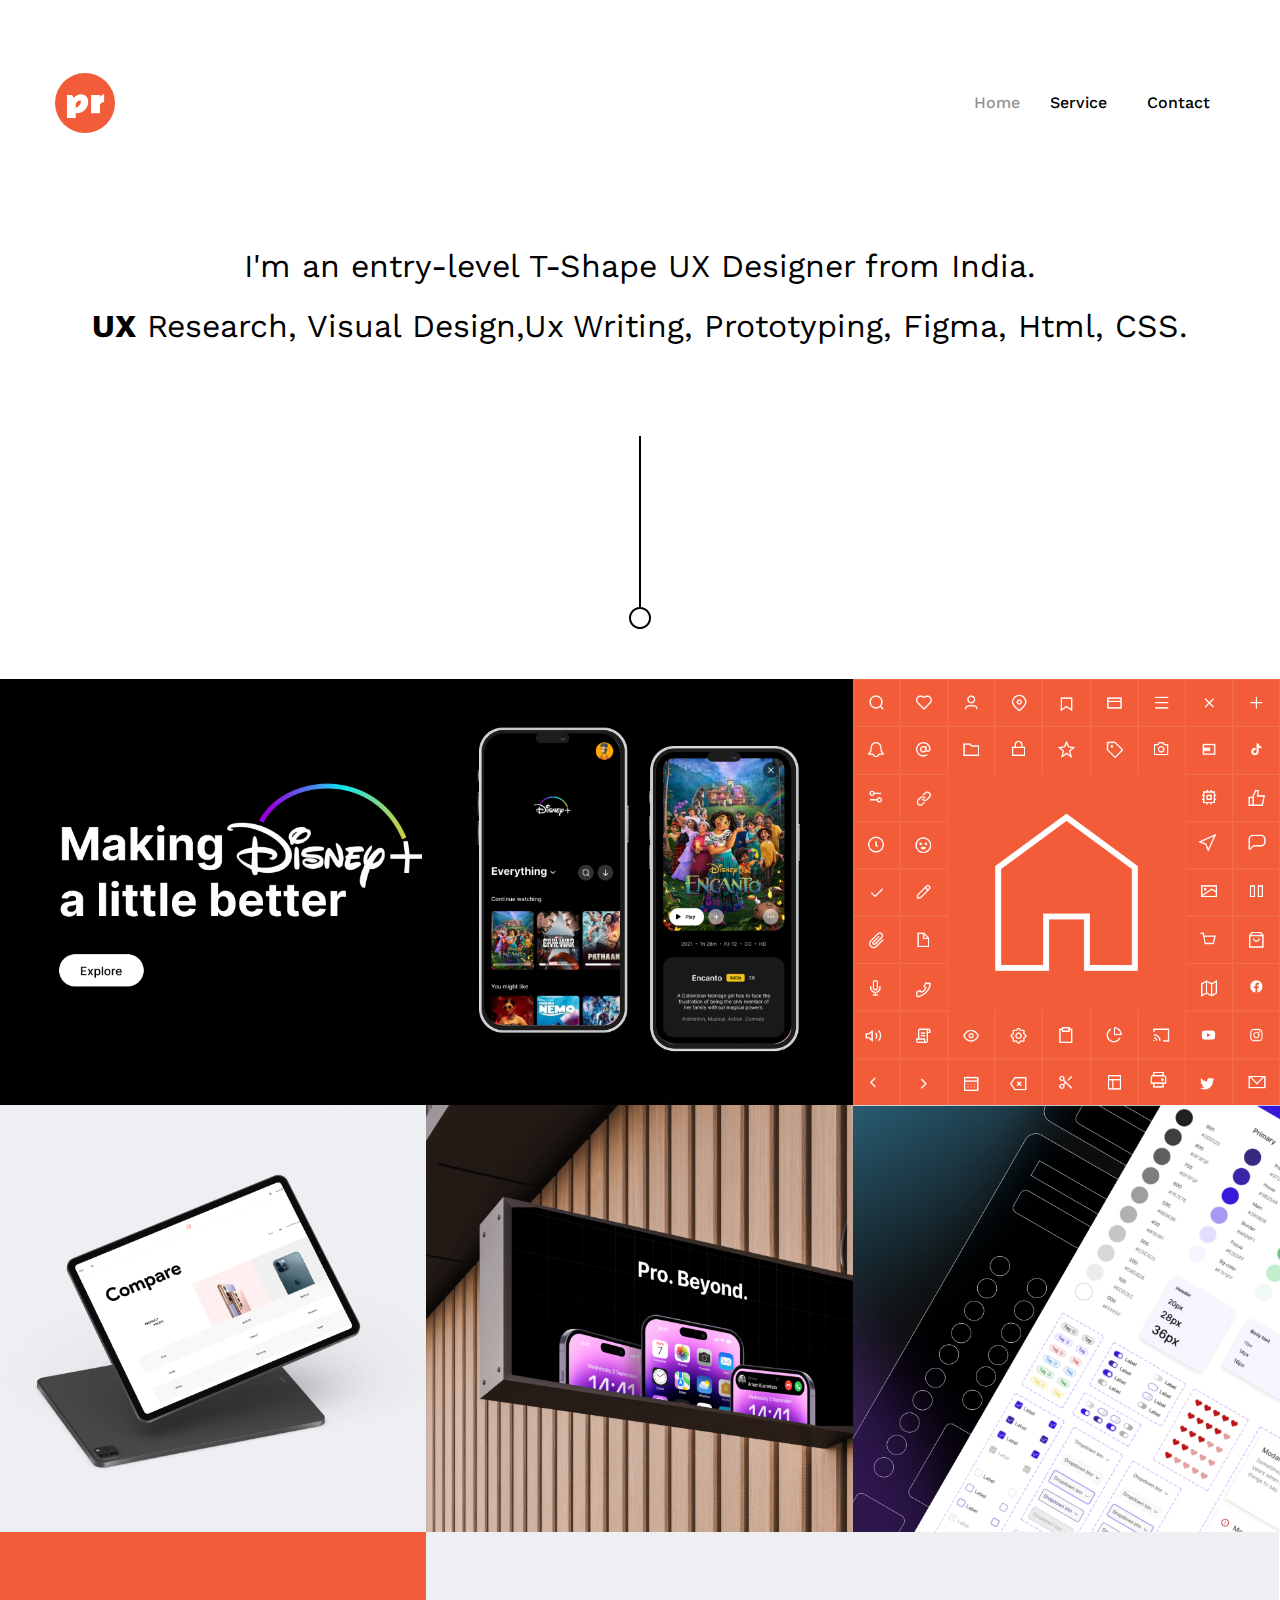
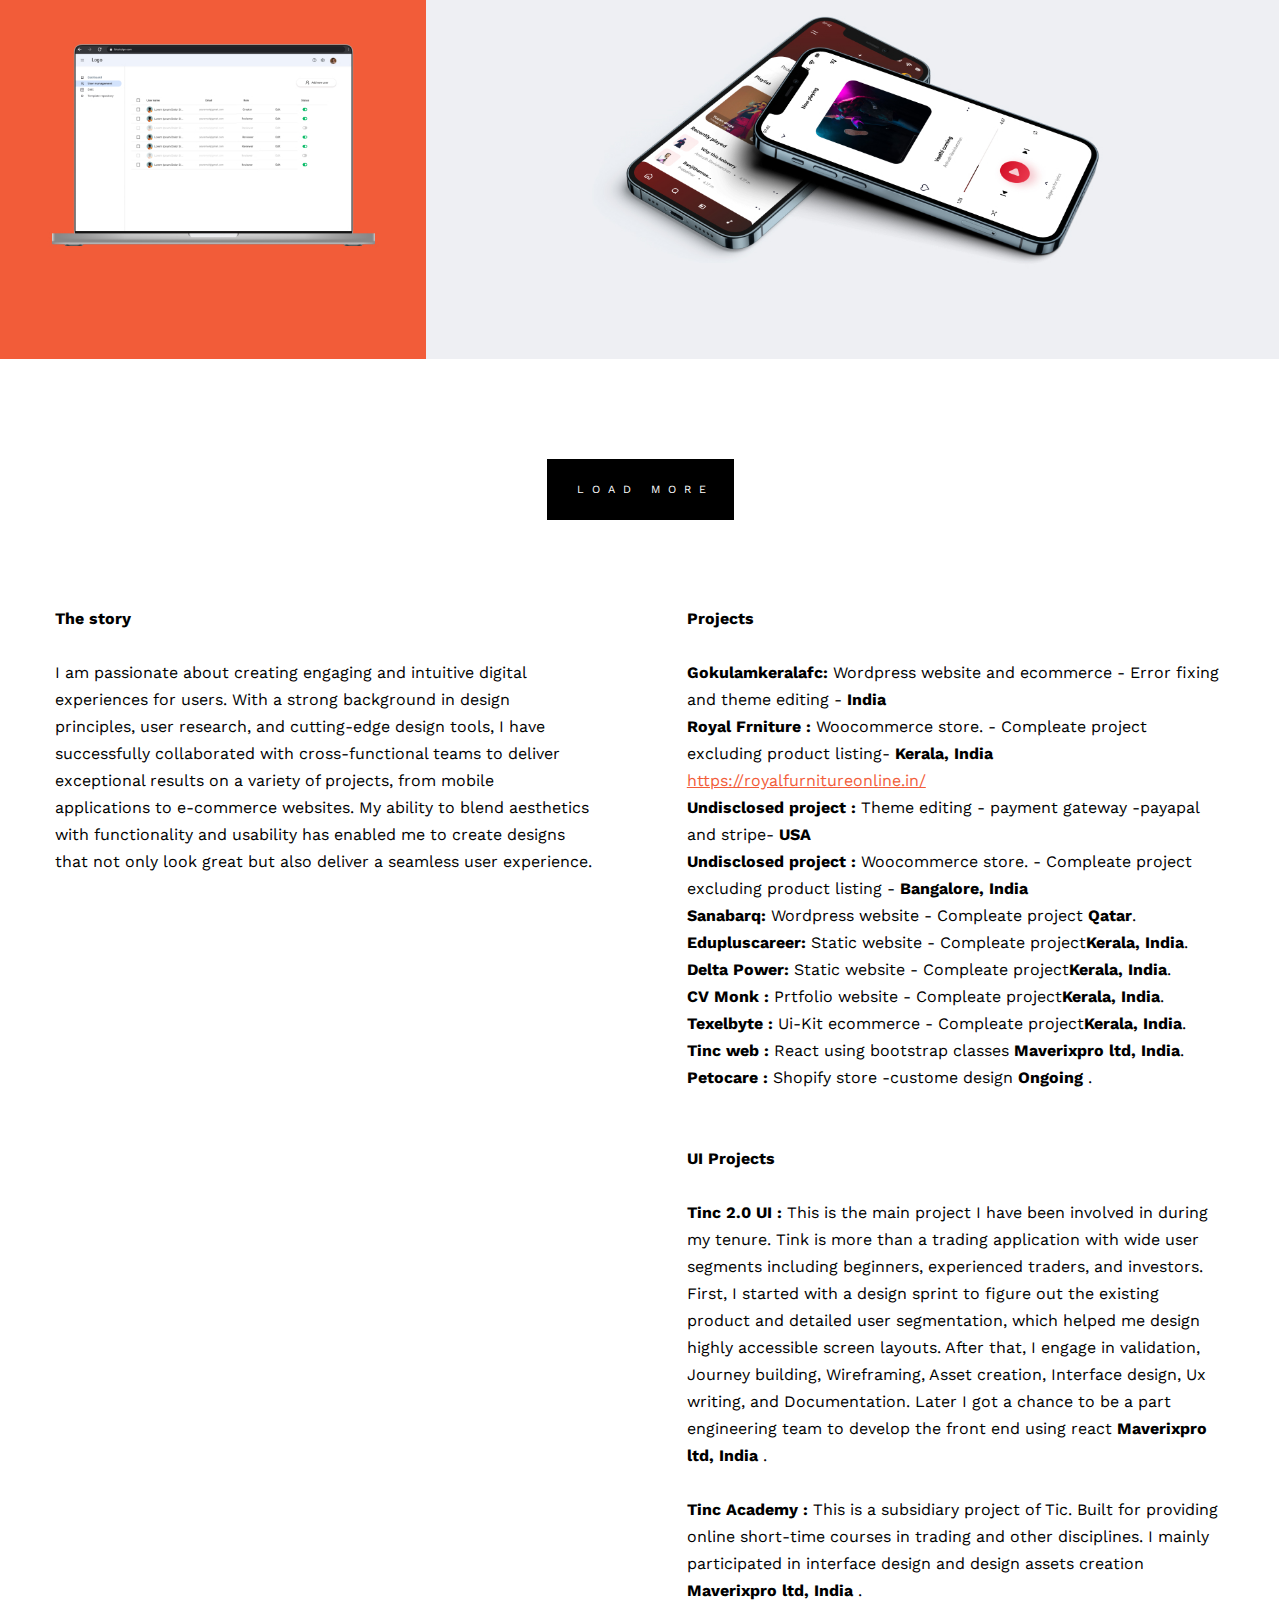
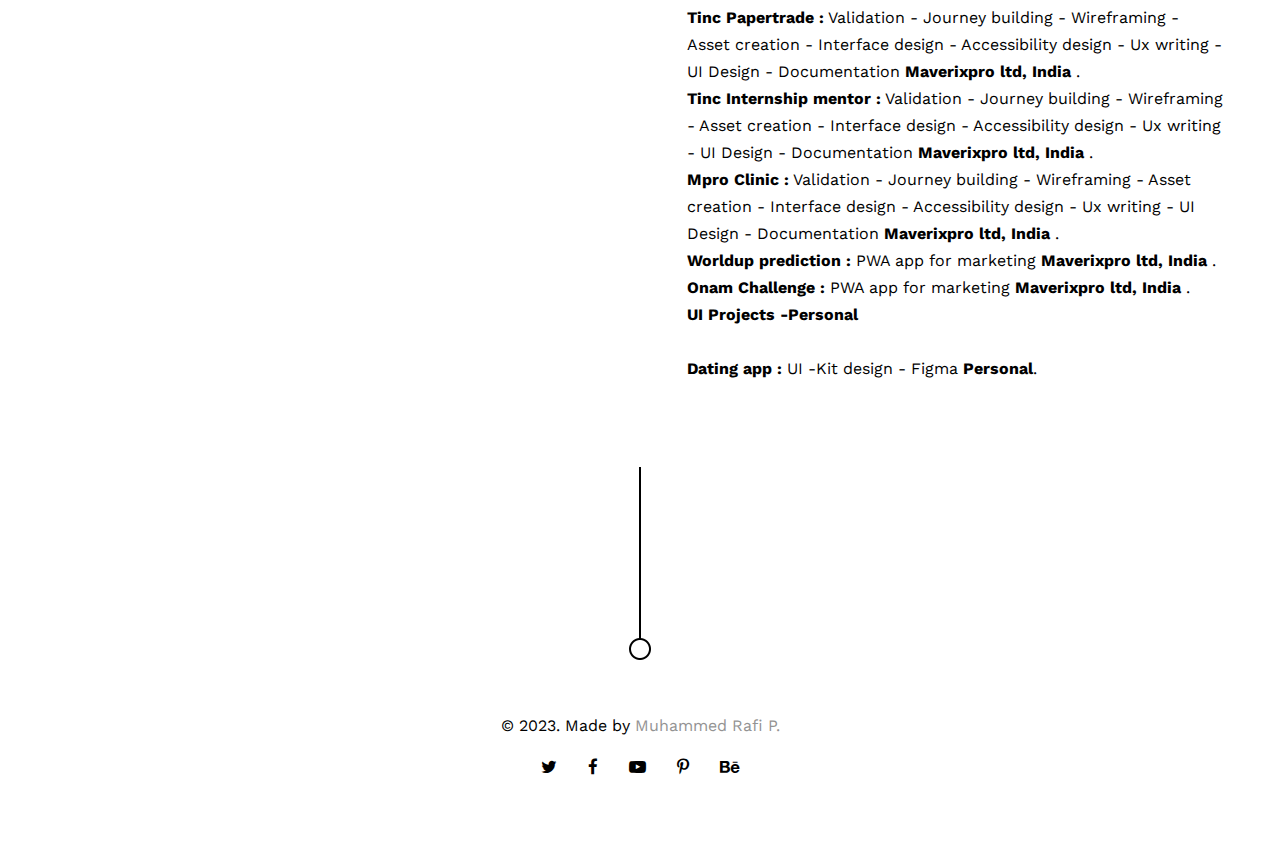
<file: index.html>
<!DOCTYPE HTML>
<html lang="en-US">
    <head>
        <title>Pr muhammed </title>
        <meta http-equiv="Content-Type" content="text/html; charset=UTF-8">
        <meta name="description" content="Template by CocoBasic" />
        <meta name="keywords" content="HTML, CSS, JavaScript, PHP" />
        <meta name="author" content="CocoBasic" />
        <meta name="viewport" content="width=device-width, initial-scale=1, maximum-scale=1">

        <link rel="shortcut icon" href="images/favicon.ico" />    
        <link href='https://fonts.googleapis.com/css?family=Work%20Sans:400,500,700,900%7CPT%20Serif%7CRoboto:700' rel='stylesheet' type='text/css'>		
        <link rel="stylesheet" type="text/css"  href='style.css' />

        <!--[if lt IE 9]>
                <script src="js/html5shiv.js"></script>            
                <script src="js/respond.min.js"></script>                   
        <![endif]-->         
    </head>

    <body>

        <div class="site-wrapper">                  
            <div class="doc-loader"></div>  

            <header class="header-holder">
                <div class="menu-wrapper center-relative relative">

                    <div class="header-logo">
                        <a href="index.html"> 
                            <img src="images/logo@2x.svg" alt="Kapena"> 
                        </a>
                    </div>

                    <div class="toggle-holder">
                        <div id="toggle">
                            <div class="first-menu-line"></div>
                            <div class="second-menu-line"></div>
                            <div class="third-menu-line"></div>                               
                        </div>                            
                    </div>

                    <div class="menu-holder">
                        <nav id="header-main-menu">
                            <ul class="main-menu sm sm-clean">
                                <li class="menu-item-has-children">
                                    <a href="index.html">
                                        Home
                                    </a>
                            
                                </li>
                                <li>
                                    <a href="service.html">Service</a>
                                </li>
                                <!-- <li>
                                    <a href="about.html">About</a>
                                </li> -->
                                 
                                <li>
                                    <a href="contact.html">Contact</a>
                                </li>
                            </ul>
                        </nav>
                    </div>
                    <div class="clear"></div>                        
                </div>
            </header>

            <div id="content" class="site-content">                
                <div class="section-wrapper">

                    <h1 class="entry-title page-title block content-1170 center-relative">
                        I'm an entry-level T-Shape UX Designer from India. <br>
                        <b>UX</b> Research, Visual Design,Ux Writing, Prototyping, Figma, Html, CSS.
                    </h1> 

                    <img class="title-logo center-relative block" src="images/divider_01.png" alt="">

                    <div class="full-page-width center-relative">
                        <div id="portfolio-wrapper">
                            <ul class="grid" id="portfolio-grid">                                    
                                <li class="grid-sizer"></li>

                                <li class="grid-item element-item p_two_third">
                                    <a class="item-link" href="portfolio-1.html">
                                        <img src="images/portfolio_item_01.jpg" alt="" />

                                        <div class="portfolio-text-holder">
                                            <p class="portfolio-title">
                                                OTT Ui project 
                                            </p>
                                            <p class="portfolio-desc">
                                                UI-Challenge 
                                            </p>
                                        </div>
                                    </a>
                                </li>

                                <li class="grid-item element-item p_one_third">
                                    <a class="item-link" href="portfolio-2.html">
                                        <img src="images/portfolio_item_02.jpg" alt="" />
                                        <div class="portfolio-text-holder">
                                            <p class="portfolio-title">
                                                Icon kit 
                                            </p>
                                            <p class="portfolio-desc">
                                                Design assets 
                                            </p>
                                        </div>
                                    </a>
                                </li>

                                <li class="grid-item element-item p_one_third">
                                    <a class="item-link" href="portfolio-3.html">
                                        <img src="images/portfolio_item_03.jpg" alt="" />
                                        <div class="portfolio-text-holder">
                                            <p class="portfolio-title">
                                                Smooth Stone
                                            </p>
                                            <p class="portfolio-desc">
                                                FONT
                                            </p>
                                        </div>
                                    </a>
                                </li>

                                <li class="grid-item element-item p_one_third">
                                    <a class="item-link" href="portfolio-4.html">
                                        <img src="images/portfolio_item_04.jpg" alt="" />
                                        <div class="portfolio-text-holder">
                                            <p class="portfolio-title">
                                                Noise Five
                                            </p>
                                            <p class="portfolio-desc">
                                                DESIGN
                                            </p>
                                        </div>
                                    </a>
                                </li>

                                <li class="grid-item element-item p_one_third">
                                    <a class="item-link" href="portfolio-5.html">
                                        <img src="images/portfolio_item_05.jpg" alt="" />
                                        <div class="portfolio-text-holder">
                                            <p class="portfolio-title">
                                                Plate Mockup
                                            </p>
                                            <p class="portfolio-desc">
                                                PHOTOSHOP
                                            </p>
                                        </div>
                                    </a>
                                </li>

                                <li class="grid-item element-item p_one_third">
                                    <a class="item-link" href="portfolio-6.html">
                                        <img src="images/portfolio_item_06.jpg" alt="" />
                                        <div class="portfolio-text-holder">
                                            <p class="portfolio-title">
                                                Beard
                                            </p>
                                            <p class="portfolio-desc">
                                                UX/UI
                                            </p>
                                        </div>
                                    </a>
                                </li>

                                <li class="grid-item element-item p_two_third">
                                    <a class="item-link" href="portfolio-7.html">
                                        <img src="images/portfolio_item_07.jpg" alt="" />
                                        <div class="portfolio-text-holder">
                                            <p class="portfolio-title">
                                                Wooden Stamp
                                            </p>
                                            <p class="portfolio-desc">
                                                IDENTITY
                                            </p>
                                        </div>
                                    </a>
                                </li>

                            </ul>
                            <div class="clear"></div>                                    
                        </div>

                        <div class="block center-relative center-text more-posts-portfolio-holder">
                            <p class="more-posts-portfolio">LOAD MORE</p>                                                            
                        </div>
                    </div>

                    <div class="content-1170 center-relative top-70">
                        <div class="one_half"> 
                            <strong>The story</strong>
                            <br> 
                            <br> 
                            I am passionate about creating engaging and intuitive digital experiences for users. With a strong background in design principles, user research, and cutting-edge design tools, I have successfully collaborated with cross-functional teams to deliver exceptional results on a variety of projects, from mobile applications to e-commerce websites. My ability to blend aesthetics with functionality and usability has enabled me to create designs that not only look great but also deliver a seamless user experience.
                        </div>

                        <div class="one_half last"> 
                            <strong>Projects</strong>
                            <br> 
                            <br> 
                            <b>Gokulamkeralafc:</b> Wordpress website and ecommerce - Error fixing and theme editing - <b>India</b>
                            <br>
                            <b>Royal Frniture :</b> Woocommerce store. - Compleate project excluding product listing- <b>Kerala, India</b> <a class="project_link">https://royalfurnitureonline.in/</a>
                            <br>
                            <b>Undisclosed project :</b> Theme editing - payment gateway -payapal and stripe- <b>USA</b> 
                            <br>
                            <b>Undisclosed project :</b> Woocommerce store. - Compleate project excluding product listing - <b>Bangalore, India</b>
                            <br>
                            <b>Sanabarq:</b> Wordpress website - Compleate project <b>Qatar</b>.
                            <br>
                            <b>Edupluscareer:</b> Static website - Compleate project<b>Kerala, India</b>.
                            <br>
                            <b>Delta Power:</b> Static website - Compleate project<b>Kerala, India</b>.
                            <br>
                            <b>CV Monk :</b> Prtfolio website - Compleate project<b>Kerala, India</b>.
                            <br>
                            <b>Texelbyte :</b> Ui-Kit ecommerce - Compleate project<b>Kerala, India</b>.
                            <br>

                            <b>Tinc web  :</b> React using bootstrap classes <b>Maverixpro ltd, India</b>.
                            <br>

                            <b>Petocare   :</b> Shopify store -custome design <b>Ongoing </b>.
                            <br>

                            <br>
                        
                            <br>
                            <strong>UI Projects</strong>

                            <br>
                            <br>
                    
                            <b>Tinc 2.0 UI  :</b> This is the main project I have been involved in during my tenure. Tink is more than a trading application with wide user segments including beginners, experienced traders, and investors. First, I started with a design sprint to figure out the existing product and detailed user segmentation, which helped me design highly accessible screen layouts. After that, I engage in validation, Journey building, Wireframing, Asset creation, Interface design, Ux writing, and Documentation. Later I got a chance to be a part engineering team to develop the front end using react
                            <b>Maverixpro ltd, India </b>.
                            <br>
                            <br>
                            <b>Tinc Academy :</b> This is a subsidiary project of Tic. Built for providing online short-time courses in trading and other disciplines. I mainly participated in interface design and design assets creation
                            <b>Maverixpro ltd, India </b>.
                            <br>
                            <b>Tinc Papertrade :</b> Validation - Journey building - Wireframing - Asset creation - Interface design - Accessibility design - Ux writing - UI Design - Documentation  <b>Maverixpro ltd, India </b>.
                            <br>
                            <b>Tinc Internship mentor :</b> Validation - Journey building - Wireframing - Asset creation - Interface design - Accessibility design - Ux writing - UI Design - Documentation  <b>Maverixpro ltd, India </b>.
                            <br>
                           
                            <b>Mpro Clinic :</b> Validation - Journey building - Wireframing - Asset creation - Interface design - Accessibility design - Ux writing - UI Design - Documentation  <b>Maverixpro ltd, India </b>.
                            <br>
                            <b>Worldup prediction  :</b> PWA app for marketing   <b>Maverixpro ltd, India </b>.
                            <br>
                            <b>Onam Challenge  :</b>  PWA app for marketing <b>Maverixpro ltd, India </b>.
                            <br>

                            <strong>UI Projects -Personal </strong>
                            <br>
                            <br>
                            <b>Dating app  :</b>  UI -Kit design - Figma <b> Personal</b>.
                            <br>

                        </div>
                        <div class="clear"></div>
                    </div>           
                </div>                                                           
            </div>

            <footer class="footer">
                <div class="footer-content center-relative">                    

                    <img class="footer-logo" src="images/divider_01.png" alt="Kapena">

                    <div class="copyright-holder content-1170 center-relative"> 
                        © 2023. Made by <a href="https://wa.me/7907977521">Muhammed Rafi P.</a>
                    </div>

                    <div class="social-holder content-1170 center-relative"> 
                        <a href="#">
                            <span class="fa fa-twitter"></span>
                        </a> 
                        <a href="#">
                            <span class="fa fa-facebook"></span>
                        </a> 
                        <a href="#">
                            <span class="fa fa-youtube-play"></span>
                        </a> 
                        <a href="#">
                            <span class="fa fa-pinterest-p"></span>
                        </a> 
                        <a href="#">
                            <span class="fa fa-behance"></span>
                        </a>
                    </div>
                </div>
            </footer>

        </div>

        <!--Load JavaScript-->
        <script src="js/jquery.js"></script>			
        <script src='js/jquery.smartmenus.min.js'></script>                                                		                                       
        <script src='js/imagesloaded.pkgd.js'></script>                
        <script src='js/isotope.pkgd.js'></script>                
        <script src='js/jquery.fitvids.js'></script>                        
        <script src='js/swiper.min.js'></script>                        
        <script src='js/main.js'></script>
    </body>
</html>
</file>
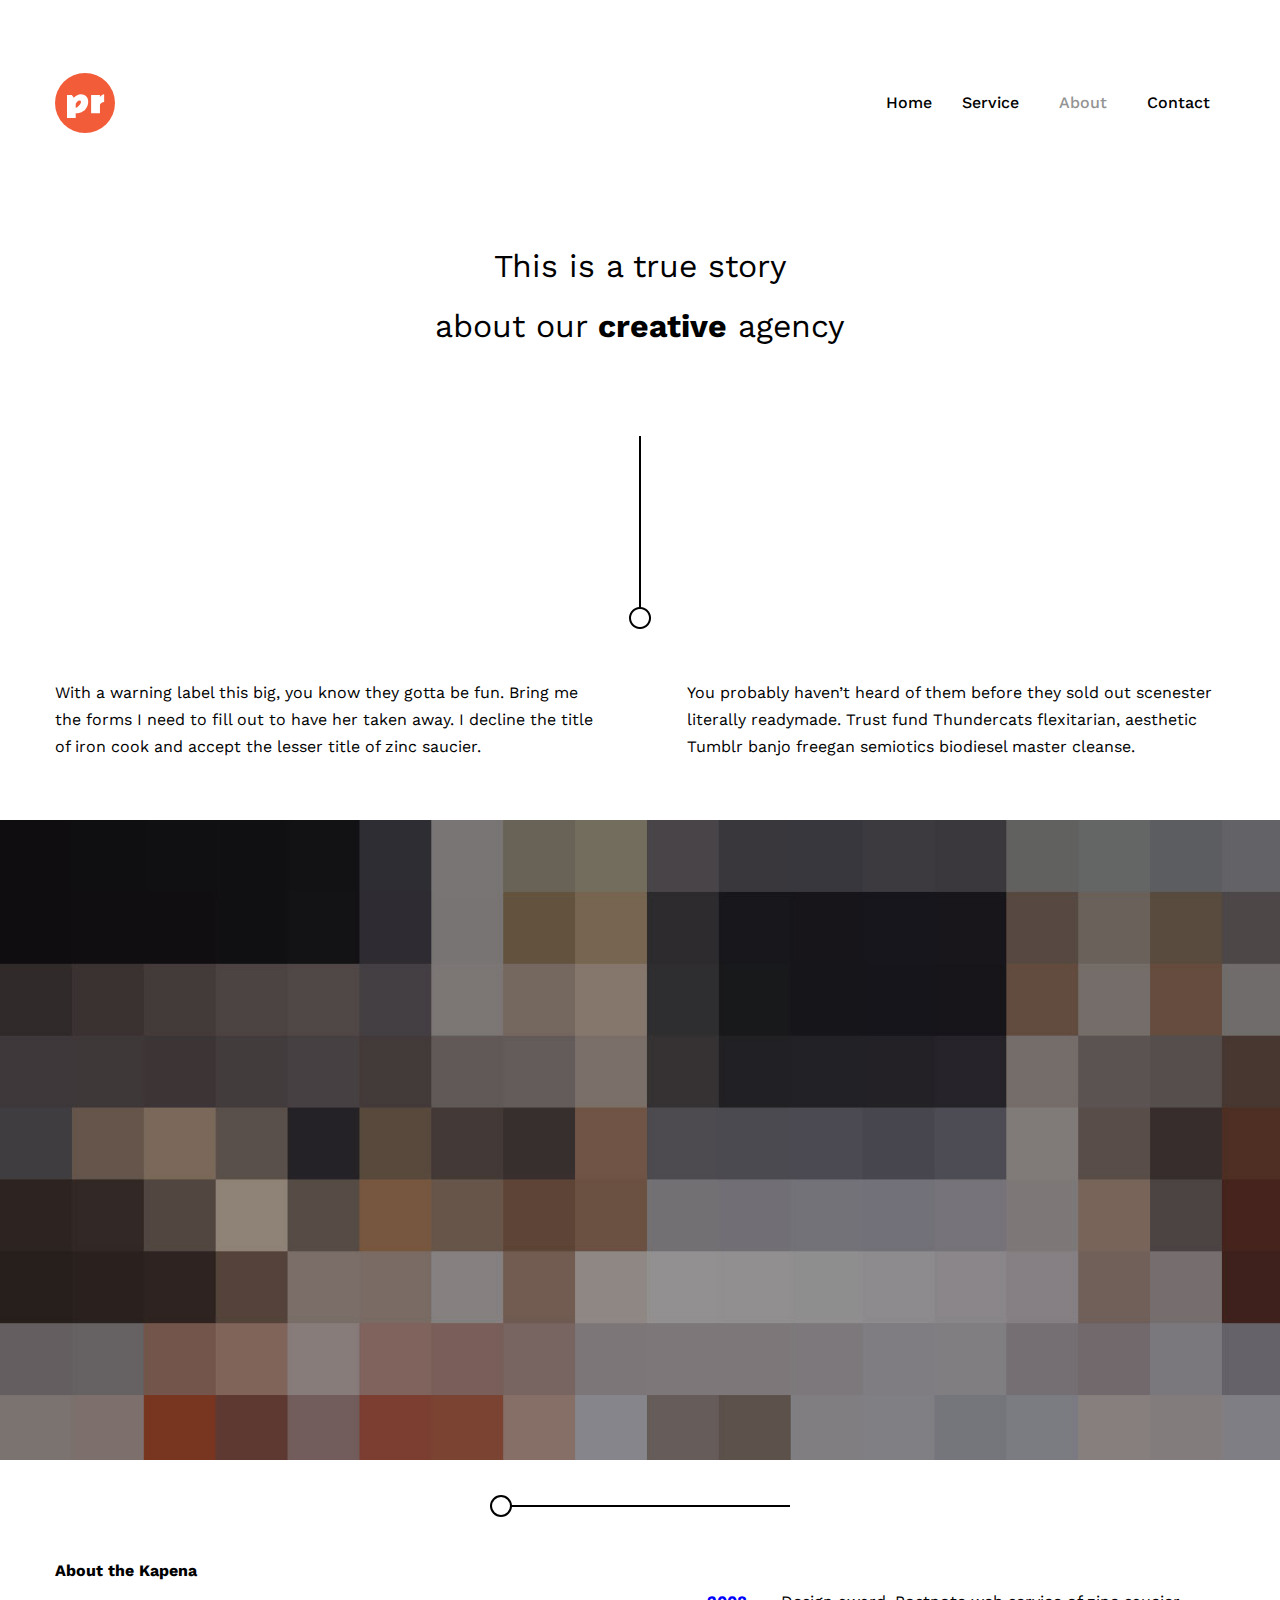
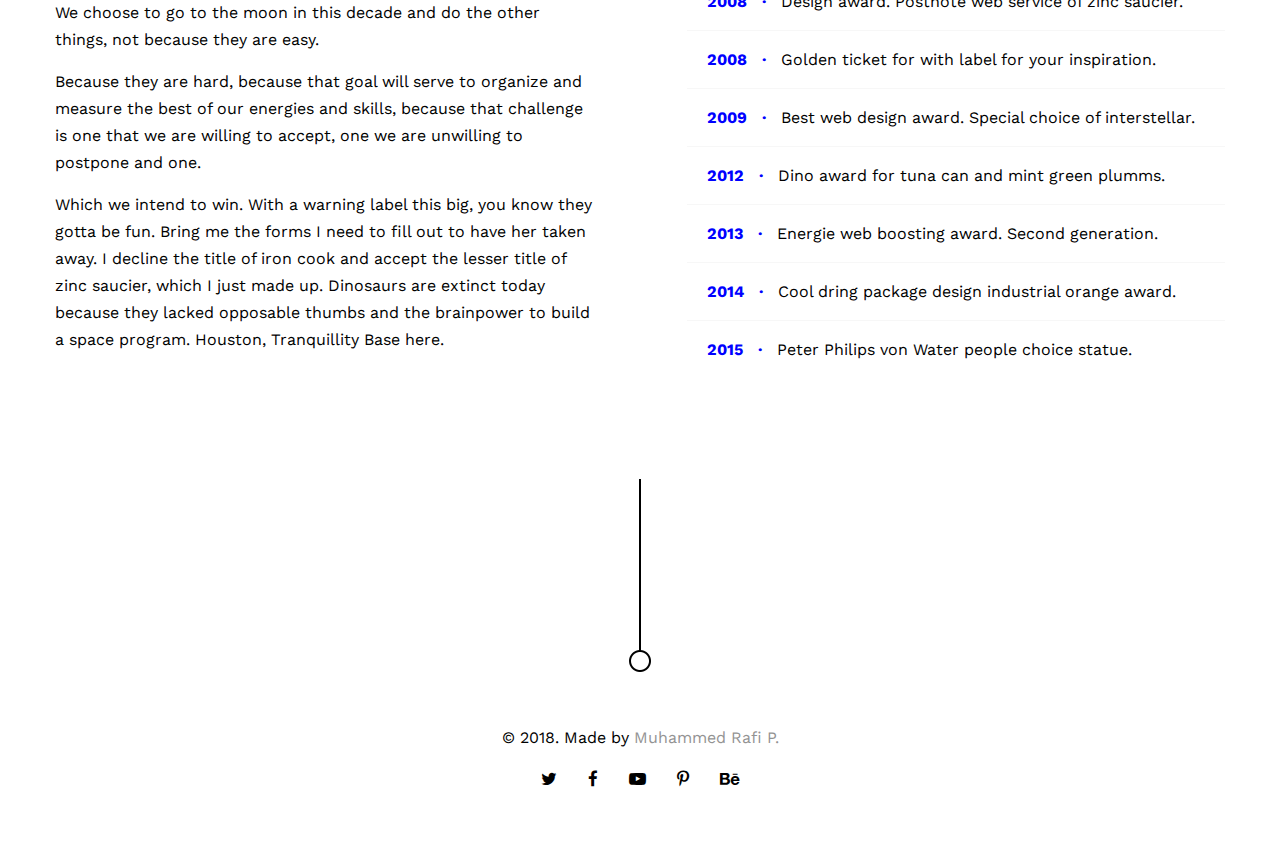
<file: about.html>
<!DOCTYPE HTML>
<html lang="en-US">
    <head>
        <title>Prmuhammed</title>
        <meta http-equiv="Content-Type" content="text/html; charset=UTF-8">
        <meta name="description" content="Template by CocoBasic" />
        <meta name="keywords" content="HTML, CSS, JavaScript, PHP" />
        <meta name="author" content="CocoBasic" />
        <meta name="viewport" content="width=device-width, initial-scale=1, maximum-scale=1">

        <link rel="shortcut icon" href="images/favicon.ico" />    
        <link href='https://fonts.googleapis.com/css?family=Work%20Sans:400,500,700,900%7CPT%20Serif%7CRoboto:700' rel='stylesheet' type='text/css'>		
        <link rel="stylesheet" type="text/css"  href='style.css' />

        <!--[if lt IE 9]>
                <script src="js/html5shiv.js"></script>            
                <script src="js/respond.min.js"></script>                   
        <![endif]-->         
    </head>

    <body>

        <div class="site-wrapper">                  
            <div class="doc-loader"></div>  

            <header class="header-holder">
                <div class="menu-wrapper center-relative relative">

                    <div class="header-logo">
                        <a href="index.html"> 
                            <img src="images/logo@2x.svg" alt="Kapena"> 
                        </a>
                    </div>

                    <div class="toggle-holder">
                        <div id="toggle">
                            <div class="first-menu-line"></div>
                            <div class="second-menu-line"></div>
                            <div class="third-menu-line"></div>                               
                        </div>                            
                    </div>

                    <div class="menu-holder">
                        <nav id="header-main-menu">
                            <ul class="main-menu sm sm-clean">
                                <li class="menu-item-has-children">
                                    <a href="index.html">
                                        Home
                                    </a>
                                    
                                </li>
                                <li>
                                    <a href="service.html">Service</a>
                                </li>
                                <li>
                                    <a href="about.html">About</a>
                                </li>
                            
                                <li>
                                    <a href="contact.html">Contact</a>
                                </li>
                            </ul>
                        </nav>
                    </div>
                    <div class="clear"></div>                        
                </div>
            </header>

            <div id="content" class="site-content">
                <div class="section-wrapper">

                    <h1 class="entry-title page-title block content-1170 center-relative"> 
                        This is a true story <br> 
                        about our <b>creative</b> agency
                    </h1> 

                    <img class="title-logo center-relative block" src="images/divider_01.png" alt="">

                    <div class="content-wrapper block content-1170 center-relative">
                        <div class="one_half">
                            With a warning label this big, you know they gotta be fun. Bring me the forms I need to fill out to have her taken away. 
                            I decline the title of iron cook and accept the lesser title of zinc saucier.
                        </div>
                        <div class="one_half last">
                            You probably haven’t heard of them before they sold out scenester literally readymade. Trust fund Thundercats flexitarian, 
                            aesthetic Tumblr banjo freegan semiotics biodiesel master cleanse.
                        </div>
                        <div class="clear"></div>                                                
                    </div>                    

                    <div class="full-page-width center-relative top-30">
                        <script>
                            var slider2_speed = "2000";
                            var slider2_auto = "false";
                            var slider2_items = "1";
                            var slider2_gap = "0";
                        </script>
                        <div id="slider2" class="image-slider-wrapper relative swiper-container">
                            <div class="swiper-wrapper image-slider slider">
                                <div class="swiper-slide">
                                    <img src="images/about_img_01.jpg" alt="">
                                </div>
                                <div class="swiper-slide">
                                    <img src="images/about_img_02.jpg" alt="">
                                </div>
                                <div class="swiper-slide">
                                    <img src="images/about_img_03.jpg" alt="">
                                </div>
                            </div>
                            <div class="clear"></div>
                        </div>                          
                        <div class="swiper-scrollbar swiper-scrollbar-slider2"></div>                            
                    </div>

                    <div class="content-1170 center-relative">

                        <div class="one_half">
                            <p>
                                <strong>About the Kapena</strong>
                            </p>
                            <p>
                                We choose to go to the moon in this decade and do the other things, not because they are easy.
                            </p>
                            <p>
                                Because they are hard, because that goal will serve to organize and measure the best of our energies and skills, 
                                because that challenge is one that we are willing to accept, one we are unwilling to postpone and one.
                            </p>
                            <p>
                                Which we intend to win. With a warning label this big, you know they gotta be fun. Bring me the forms I need to fill 
                                out to have her taken away. I decline the title of iron cook and accept the lesser title of zinc saucier, which I just made up. 
                                Dinosaurs are extinct today because they lacked opposable thumbs and the brainpower to build a space program. 
                                Houston, Tranquillity Base here.
                            </p>
                        </div>

                        <div class="one_half last">
                            <ul class="archive-list">
                                <li>
                                    <span>2008 &nbsp; · &nbsp; </span> Design award. Postnote web service of zinc saucier.
                                </li>
                                <li>
                                    <span>2008 &nbsp; · &nbsp; </span> Golden ticket for with label for your inspiration.
                                </li>
                                <li>
                                    <span>2009 &nbsp; · &nbsp; </span> Best web design award. Special choice of interstellar.
                                </li>
                                <li>
                                    <span>2012 &nbsp; · &nbsp; </span> Dino award for tuna can and mint green plumms.
                                </li>
                                <li>
                                    <span>2013 &nbsp; · &nbsp; </span> Energie web boosting award. Second generation.
                                </li>
                                <li>
                                    <span>2014 &nbsp; · &nbsp; </span> Cool dring package design industrial orange award.
                                </li>
                                <li>
                                    <span>2015 &nbsp; · &nbsp; </span> Peter Philips von Water people choice statue.
                                </li>
                            </ul>
                        </div>
                        <div class="clear"></div>                           
                    </div>                        
                </div>                
            </div>                

            <footer class="footer">
                <div class="footer-content center-relative">
                    <img class="footer-logo" src="images/divider_01.png" alt="Kapena">
                    <div class="copyright-holder content-1170 center-relative"> 
                        © 2018. Made by <a href="https://wa.me/7907977521">Muhammed Rafi P.</a>
                    </div>

                    <div class="social-holder content-1170 center-relative"> 
                        <a href="#">
                            <span class="fa fa-twitter"></span>
                        </a> 
                        <a href="#">
                            <span class="fa fa-facebook"></span>
                        </a> 
                        <a href="#">
                            <span class="fa fa-youtube-play"></span>
                        </a> 
                        <a href="#">
                            <span class="fa fa-pinterest-p"></span>
                        </a> 
                        <a href="#">
                            <span class="fa fa-behance"></span>
                        </a>
                    </div>
                </div>
            </footer>

        </div>

        <!--Load JavaScript-->
        <script src="js/jquery.js"></script>			
        <script src='js/jquery.smartmenus.min.js'></script>                                                		                                       
        <script src='js/imagesloaded.pkgd.js'></script>                
        <script src='js/isotope.pkgd.js'></script>                
        <script src='js/jquery.fitvids.js'></script>                        
        <script src='js/swiper.min.js'></script>                        
        <script src='js/main.js'></script>
    </body>
</html>
</file>
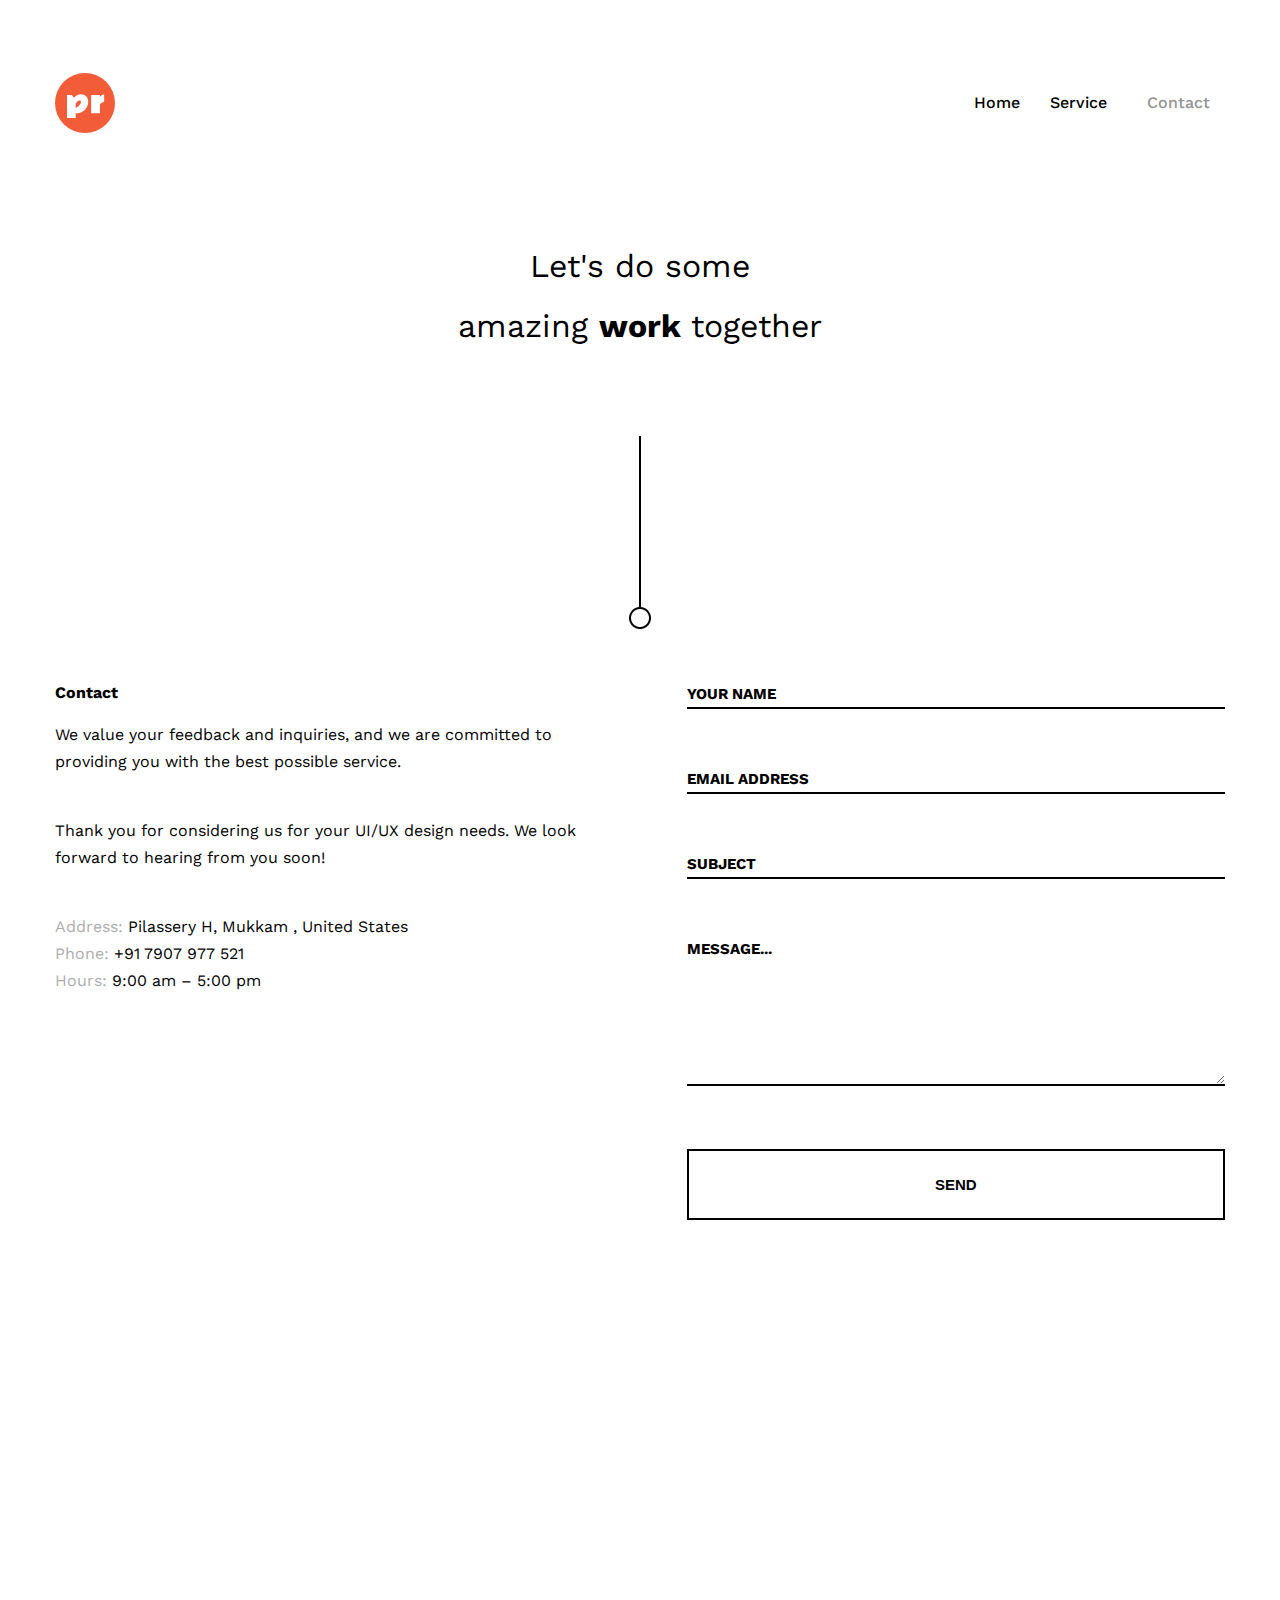
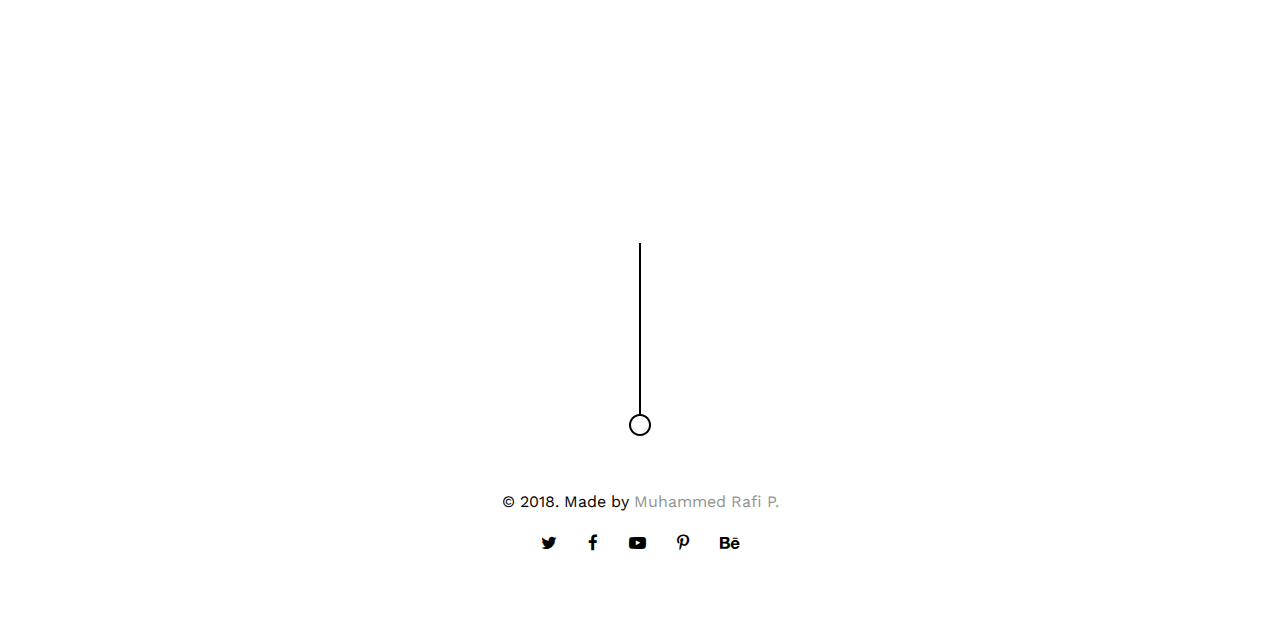
<file: contact.html>
<!DOCTYPE HTML>
<html lang="en-US">
    <head>
        <title>Kapena - Minimal Portfolio HTML Template</title>
        <meta http-equiv="Content-Type" content="text/html; charset=UTF-8">
        <meta name="description" content="Template by CocoBasic" />
        <meta name="keywords" content="HTML, CSS, JavaScript, PHP" />
        <meta name="author" content="CocoBasic" />
        <meta name="viewport" content="width=device-width, initial-scale=1, maximum-scale=1">

        <link rel="shortcut icon" href="images/favicon.ico" />    
        <link href='https://fonts.googleapis.com/css?family=Work%20Sans:400,500,700,900%7CPT%20Serif%7CRoboto:700' rel='stylesheet' type='text/css'>		
        <link rel="stylesheet" type="text/css"  href='style.css' />

        <!--[if lt IE 9]>
                <script src="js/html5shiv.js"></script>            
                <script src="js/respond.min.js"></script>                   
        <![endif]-->         
    </head>

    <body>

        <div class="site-wrapper">                  
            <div class="doc-loader"></div>  

            <header class="header-holder">
                <div class="menu-wrapper center-relative relative">

                    <div class="header-logo">
                        <a href="index.html"> 
                            <img src="images/logo@2x.svg" alt="Kapena"> 
                        </a>
                    </div>

                    <div class="toggle-holder">
                        <div id="toggle">
                            <div class="first-menu-line"></div>
                            <div class="second-menu-line"></div>
                            <div class="third-menu-line"></div>                               
                        </div>                            
                    </div>

                    <div class="menu-holder">
                        <nav id="header-main-menu">
                            <ul class="main-menu sm sm-clean">
                                <li class="menu-item-has-children">
                                    <a href="index.html">
                                        Home
                                    </a>
                                    
                                </li>
                                <li>
                                    <a href="service.html">Service</a>
                                </li>
                                <!-- <li>
                                    <a href="about.html">About</a>
                                </li>
                                <li>
                                    <a href="team.html">Team</a>
                                </li>
                                <li>
                                    <a href="blog.html">Blog</a>
                                </li> -->
                                <li>
                                    <a href="contact.html">Contact</a>
                                </li>
                            </ul>
                        </nav>
                    </div>
                    <div class="clear"></div>                        
                </div>
            </header>

            <div id="content" class="site-content">
                <div class="section-wrapper">
                    <h1 class="entry-title page-title block content-1170 center-relative"> 
                        Let's do some <br> 
                        amazing <b>work</b> together
                    </h1> 

                    <img class="title-logo center-relative block" src="images/divider_01.png" alt="">

                    <div class="content-wrapper block content-1170 center-relative">
                        <div class="one_half">
                            <p>
                                <strong>Contact</strong>
                            </p>
                            <p>
                                We value your feedback and inquiries, and we are committed to providing you with the best possible service. 
                            </p>
                            <br>
                            <p>
                                Thank you for considering us for your UI/UX design needs. We look forward to hearing from you soon!
                            </p>
                            <br>
                            <p class="contact-info">
                                <span>Address:</span> Pilassery H, Mukkam , United States <br> 
                                <span>Phone:</span> +91 7907 977 521 <br> 
                                <span>Hours:</span> 9:00 am – 5:00 pm <br>
                            </p>
                        </div>

                        <div class="one_half last">
                            <div class="contact-form">
                                <p>
                                    <input id="name" type="text" name="your-name" placeholder="YOUR NAME">
                                </p>
                                <p>
                                    <input id="contact-email" type="email" name="your-email" placeholder="EMAIL ADDRESS">
                                </p>                                    
                                <p>
                                    <input id="subject" type="text" name="your-subject" placeholder="SUBJECT">
                                </p>
                                <p>
                                    <textarea id="message" name="your-message" placeholder="MESSAGE..."></textarea>
                                </p>
                                <p class="contact-submit-holder">
                                    <input type="submit" value="SEND">
                                </p>                                
                            </div>    
                        </div>
                        
                        <div class="clear"></div>
                        
                        <p class="top-50">
                            <iframe src="https://www.google.com/maps/embed?pb=!1m18!1m12!1m3!1d7824.352763395823!2d75.99033987616002!3d11.321815237884978!2m3!1f0!2f0!3f0!3m2!1i1024!2i768!4f13.1!3m3!1m2!1s0x3ba641801beef9e9%3A0xb2830e78854a4e17!2sMukkam%2C%20Kerala!5e0!3m2!1sen!2sin!4v1677745994096!5m2!1sen!2sin" width="600" height="450" style="border:0;" allowfullscreen="" loading="lazy" referrerpolicy="no-referrer-when-downgrade"></iframe>
                        </p>                        
                    </div>                        
                </div>           
            </div>                

            <footer class="footer">
                <div class="footer-content center-relative">
                    <img class="footer-logo" src="images/divider_01.png" alt="Kapena">
                    <div class="copyright-holder content-1170 center-relative"> 
                        © 2018. Made by <a href="https://wa.me/7907977521">Muhammed Rafi P.</a>
                    </div>

                    <div class="social-holder content-1170 center-relative"> 
                        <a href="#">
                            <span class="fa fa-twitter"></span>
                        </a> 
                        <a href="#">
                            <span class="fa fa-facebook"></span>
                        </a> 
                        <a href="#">
                            <span class="fa fa-youtube-play"></span>
                        </a> 
                        <a href="#">
                            <span class="fa fa-pinterest-p"></span>
                        </a> 
                        <a href="#">
                            <span class="fa fa-behance"></span>
                        </a>
                    </div>
                </div>
            </footer>

        </div>

        <!--Load JavaScript-->
        <script src="js/jquery.js"></script>			
        <script src='js/jquery.smartmenus.min.js'></script>                                                		                                       
        <script src='js/imagesloaded.pkgd.js'></script>                
        <script src='js/isotope.pkgd.js'></script>                
        <script src='js/jquery.fitvids.js'></script>                        
        <script src='js/swiper.min.js'></script>                        
        <script src='js/main.js'></script>
    </body>
</html>
</file>
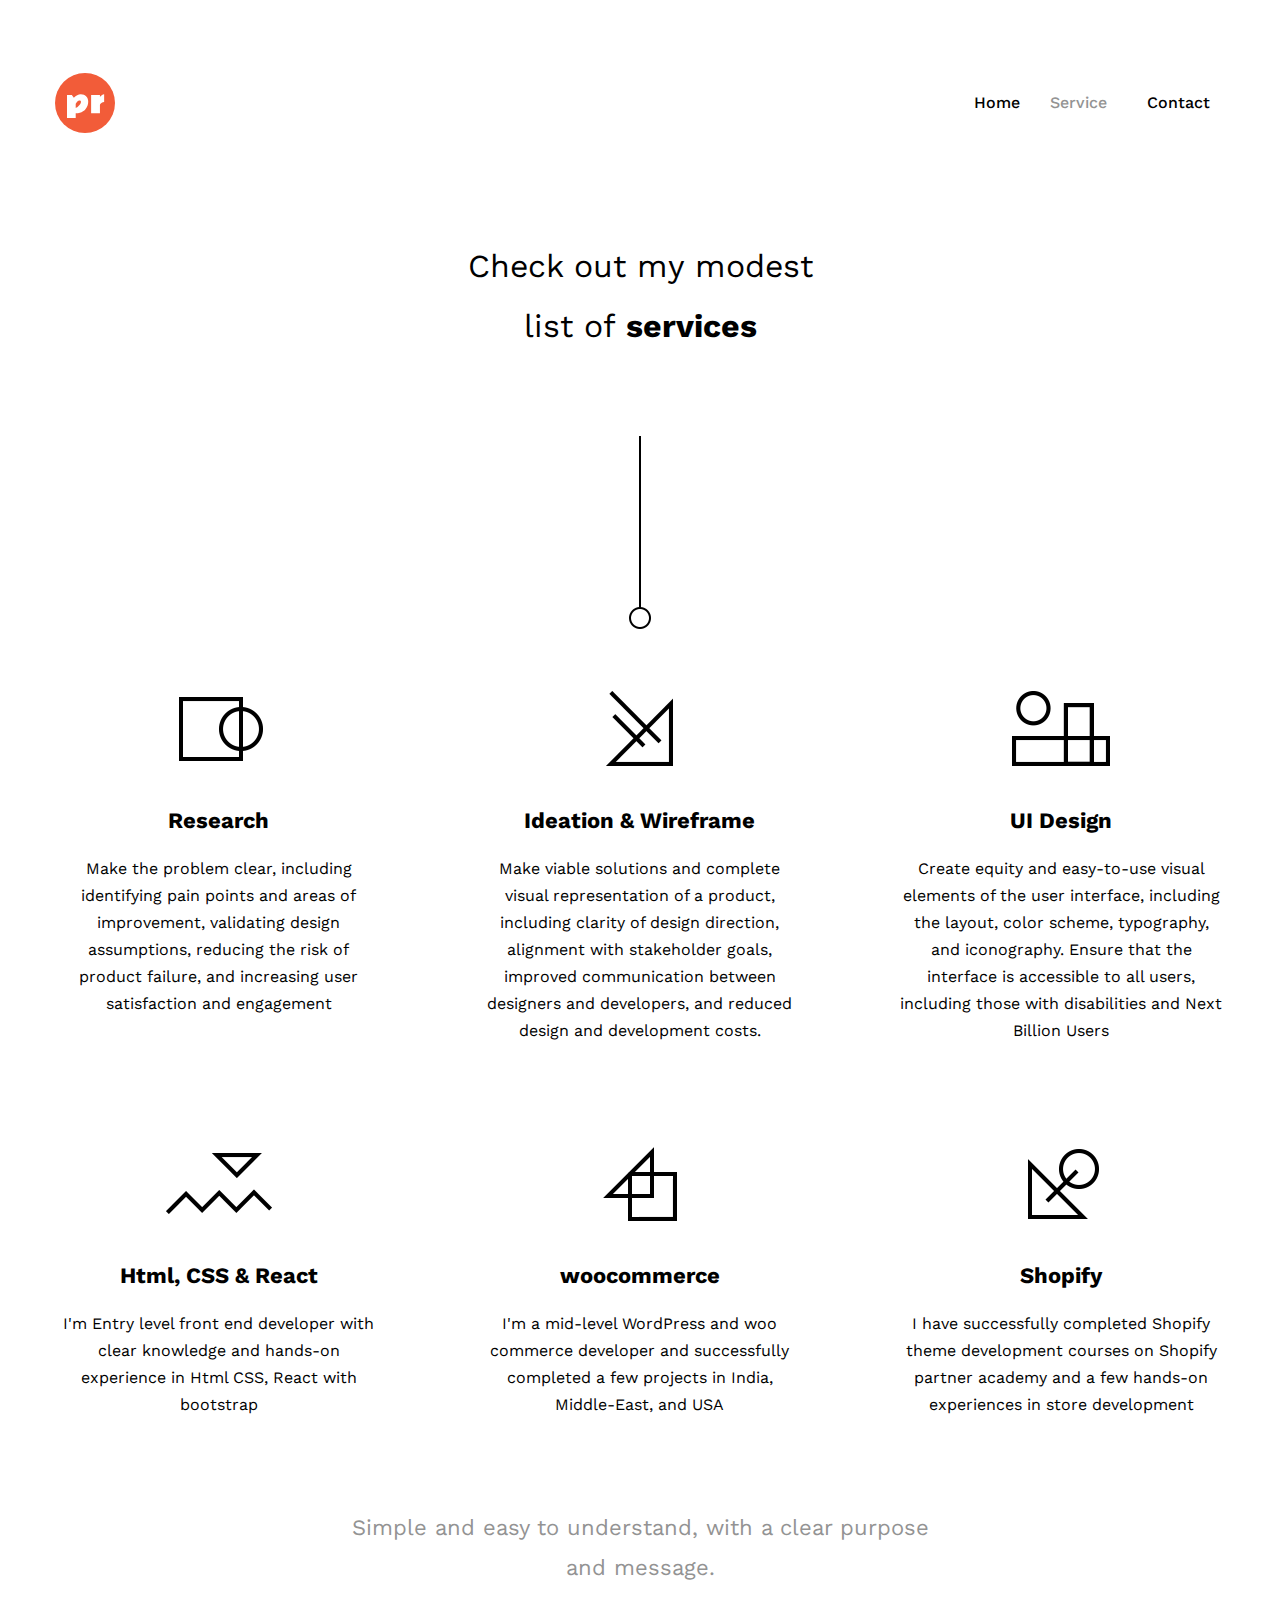
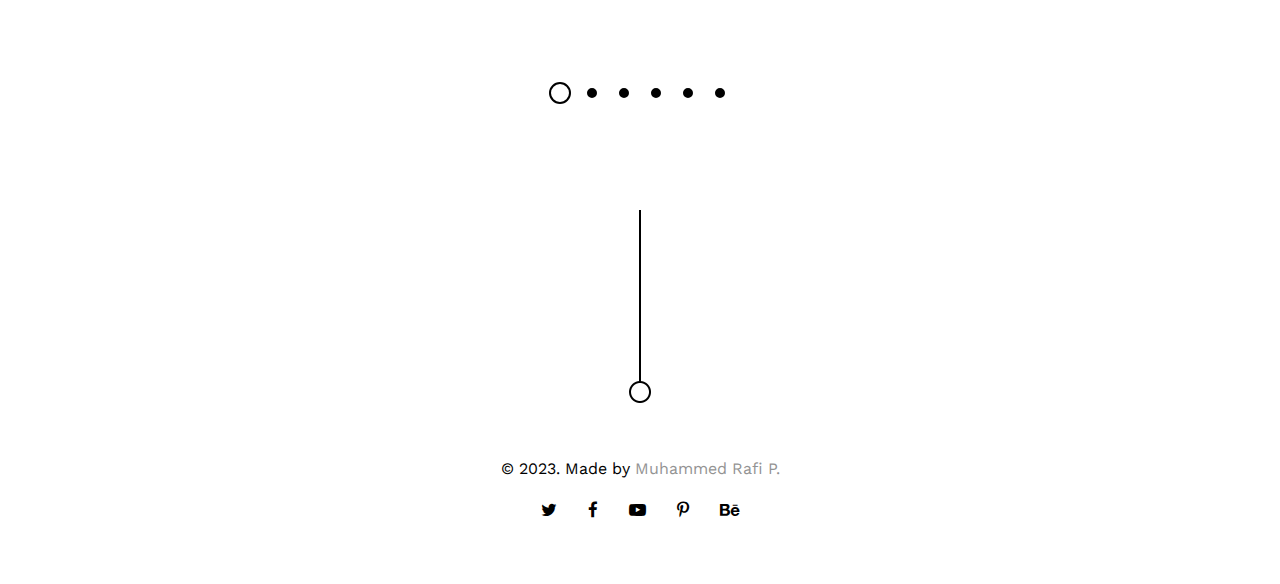
<file: service.html>
<!DOCTYPE HTML>
<html lang="en-US">
    <head>
        <title>Pr muhammed </title>
        <meta http-equiv="Content-Type" content="text/html; charset=UTF-8">
        <meta name="description" content="Template by CocoBasic" />
        <meta name="keywords" content="HTML, CSS, JavaScript, PHP" />
        <meta name="author" content="CocoBasic" />
        <meta name="viewport" content="width=device-width, initial-scale=1, maximum-scale=1">

        <link rel="shortcut icon" href="images/favicon.ico" />    
        <link href='https://fonts.googleapis.com/css?family=Work%20Sans:400,500,700,900%7CPT%20Serif%7CRoboto:700' rel='stylesheet' type='text/css'>		
        <link rel="stylesheet" type="text/css"  href='style.css' />

        <!--[if lt IE 9]>
                <script src="js/html5shiv.js"></script>            
                <script src="js/respond.min.js"></script>                   
        <![endif]-->         
    </head>

    <body>

        <div class="site-wrapper">                  
            <div class="doc-loader"></div>  

            <header class="header-holder">
                <div class="menu-wrapper center-relative relative">

                    <div class="header-logo">
                        <a href="index.html"> 
                            <img src="images/logo@2x.svg" alt="Kapena"> 
                        </a>
                    </div>

                    <div class="toggle-holder">
                        <div id="toggle">
                            <div class="first-menu-line"></div>
                            <div class="second-menu-line"></div>
                            <div class="third-menu-line"></div>                               
                        </div>                            
                    </div>

                    <div class="menu-holder">
                        <nav id="header-main-menu">
                            <ul class="main-menu sm sm-clean">
                                <li class="menu-item-has-children">
                                    <a href="index.html">
                                        Home
                                    </a>
                        
                                </li>
                                <li>
                                    <a href="service.html">Service</a>
                                </li>
                                <!-- <li>
                                    <a href="about.html">About</a>
                                </li> -->
                
                                <li>
                                    <a href="contact.html">Contact</a>
                                </li>
                            </ul>
                        </nav>
                    </div>
                    <div class="clear"></div>                        
                </div>
            </header>

            <div id="content" class="site-content">
                <div class="section-wrapper">
                    <h1 class="entry-title page-title block content-1170 center-relative"> 
                        Check out my modest <br> 
                        list of <b>services</b>
                    </h1> 

                    <img class="title-logo center-relative block" src="images/divider_01.png" alt="" />

                    <div class="content-wrapper block content-1170 center-relative">

                        <div class="one_third">
                            <div class="service-item center-text relative">
                                <img class="service-icon" src="images/icon_1.png" alt="" />
                                <h3 class="service-title">
                                    Research 
                                </h3>
                                <div class="service-content"> 
                                    Make the problem clear, including identifying pain points and areas of improvement, validating design assumptions, reducing the risk of product failure, and increasing user satisfaction and engagement
                                </div>                                   
                            </div>                                
                        </div>

                        <div class="one_third">
                            <div class="service-item center-text relative">
                                <img class="service-icon" src="images/icon_2.png" alt="" />
                                <h3 class="service-title">
                                    Ideation & Wireframe
                                </h3>
                                <div class="service-content"> 
                                    Make viable solutions and complete visual representation of a product, including clarity of design direction, alignment with stakeholder goals, improved communication between designers and developers, and reduced design and development costs. 
                                </div>                                    
                            </div>                                
                        </div>

                        <div class="one_third last">
                            <div class="service-item center-text relative">
                                <img class="service-icon" src="images/icon_3.png" alt="" />
                                <h3 class="service-title">
                                    UI Design
                                </h3>
                                <div class="service-content"> 
                                    Create equity and easy-to-use visual elements of the user interface, including the layout, color scheme, typography, and iconography. Ensure that the interface is accessible to all users, including those with disabilities and Next Billion Users 
                                </div>                                    
                            </div>                                
                        </div>

                        <div class="clear"></div>

                        <div class="one_third">
                            <div class="service-item center-text relative">
                                <img class="service-icon" src="images/icon_4.png" alt="" />
                                <h3 class="service-title">
                                    Html, CSS & React
                                </h3>
                                <div class="service-content"> 
                                    I'm Entry level front end developer with clear knowledge and  hands-on experience in Html CSS, React with bootstrap
                                </div>                                    
                            </div>                                
                        </div>

                        <div class="one_third">
                            <div class="service-item center-text relative">
                                <img class="service-icon" src="images/icon_5.png" alt="" />
                                <h3 class="service-title">
                                    woocommerce
                                </h3>
                                <div class="service-content"> 
                                    I'm a mid-level WordPress and woo commerce developer and successfully completed a few projects in India, Middle-East, and USA 
                                </div>                                   
                            </div>                                
                        </div>

                        <div class="one_third last">
                            <div class="service-item center-text relative">
                                <img class="service-icon" src="images/icon_6.png" alt="" />
                                <h3 class="service-title">
                                    Shopify
                                </h3>
                                <div class="service-content"> 
                                    I have successfully completed Shopify theme development courses on Shopify partner academy and a few hands-on experiences in store development 
                                </div>                                    
                            </div>                                
                        </div>

                        <div class="clear"></div>
                        <script>
                            var textSlider_speed = "2000";
                            var textSlider_auto = true;
                        </script>
                        <div id="textSlider" class="text-slider-wrapper relative swiper-container">
                            <div class="swiper-wrapper text-slider slider">

                                <div class="swiper-slide">
                                    <div class="slider-text-holder"> 
                                        Simple and easy to understand, with a clear purpose and message.
                                    </div>                                        
                                </div>

                                <div class="swiper-slide">
                                    <div class="slider-text-holder"> 
                                        Based on the purpose and function of the product, rather than aesthetics alone.
                                    </div>                                        
                                </div>

                                <div class="swiper-slide">
                                    <div class="slider-text-holder"> 
                                        Based on the needs and goals of the user, with a focus on usability and accessibility.
                                    </div>                                       
                                </div>                                    
                                <div class="swiper-slide">
                                    <div class="slider-text-holder"> 
                                        Design elements should be consistent throughout the product, creating a cohesive and intuitive experience for the user.
                                    </div>                                       
                                </div>    
                                <div class="swiper-slide">
                                    <div class="slider-text-holder"> 
                                        Involve an iterative process of testing and refining, based on feedback from users and stakeholders.
                                    </div>                                       
                                </div>  
                                <div class="swiper-slide">
                                    <div class="slider-text-holder"> 
                                        Good design involves paying attention to even the smallest details, such as typography and spacing, to create a polished and professional product.
                                    </div>                                       
                                </div>    
                            </div>                            
                        </div>
                        <div class="swiper-pagination swiper-pagination-textSlider dots"></div>                            
                    </div>                        
                </div>                    
            </div>                


            <footer class="footer">
                <div class="footer-content center-relative">
                    <img class="footer-logo" src="images/divider_01.png" alt="Kapena">
                    <div class="copyright-holder content-1170 center-relative"> 
                        © 2023. Made by <a href="https://wa.me/7907977521">Muhammed Rafi P.</a>
                    </div>

                    <div class="social-holder content-1170 center-relative"> 
                        <a href="#">
                            <span class="fa fa-twitter"></span>
                        </a> 
                        <a href="#">
                            <span class="fa fa-facebook"></span>
                        </a> 
                        <a href="#">
                            <span class="fa fa-youtube-play"></span>
                        </a> 
                        <a href="#">
                            <span class="fa fa-pinterest-p"></span>
                        </a> 
                        <a href="#">
                            <span class="fa fa-behance"></span>
                        </a>
                    </div>
                </div>
            </footer>

        </div>

        <!--Load JavaScript-->
        <script src="js/jquery.js"></script>			
        <script src='js/jquery.smartmenus.min.js'></script>                                                		                                       
        <script src='js/imagesloaded.pkgd.js'></script>                
        <script src='js/isotope.pkgd.js'></script>                
        <script src='js/jquery.fitvids.js'></script>                        
        <script src='js/swiper.min.js'></script>                        
        <script src='js/main.js'></script>
    </body>
</html>
</file>
<file: style.css>
/*------------------------------------------------------------------

version 1.2

[Table of contents]
1. Global CSS   
    1.1 Columns CSS
    1.2 Global Header Logo/Menu CSS
2. Home Page CSS
3. Single Portfolio
4. Service Page CSS
    4.1 Image Slider / Text Slider CSS
5. About Page CSS
6. Team Page CSS
    6.1 Skills CSS
7. Blog Page CSS
8. Single Post CSS
9. Contact Page CSS
10. Footer CSS
11. Responsive CSS
-------------------------------------------------------------------*/


@import url("css/clear.css");
@import url("css/font-awesome.min.css");
@import url("css/sm-clean.css");
@import url("css/swiper.min.css");
@import url("css/common.css");



/* ===================================
    1. Global CSS
====================================== */
body {
    font-family: 'Work Sans', sans-serif;
    font-size: 16px;
    line-height: 27px;
    font-weight: 400;
    color: #000;
    background-color: #fff;
    overflow-x: hidden;
}

body.on {
    overflow: hidden;
}

body a {
    text-decoration: none;
    color: #000;
    transition: color .2s ease;
}

body a:hover {
    color: #0000ff; 
}

blockquote  {
    font-family: 'PT+Serif', sans-serif;
    font-size: 24px;
    line-height: 40px;
    font-style: normal;
    color: #939393;
    position: relative;
    margin: 25px 0 50px;
    max-width: 450px;
}

blockquote:before {
    font-family: 'Roboto', sans-serif;
    content: '\201C';
    font-size: 305px;
    line-height: 100%;
    color: #0000ff;
    display: block;
    font-weight: 700;
    left: -175px;
    top: 90%;
    position: absolute;
    margin-bottom: 0;
    transform: translateY(-50%);
}

body p, 
body pre {
    margin-bottom: 15px;
}

.site-wrapper img {
    max-width: 100%;
    max-height: 100%;
    width: auto;
    height: auto;
}

.doc-loader  {
    position: fixed;
    left: 0px;
    top: 0px;
    width: 100%;
    height: 100%;
    z-index: 99999;	
    background-color: #fff;
}

.doc-loader img {    
    position: absolute;
    top: 50%;    
    left: 50%;
    transform: translate(-50%, -50%);
}

.content-1170 {
    width: 1170px;  
    max-width: 95%;
}

.content-960 {
    width: 960px;    
    max-width: 95%;
}

.content-650 {
    width: 650px;    
    max-width: 95%;
}

.content-570 {
    width: 570px;    
    max-width: 95%;
}

.pagination-holder {
    margin: 60px 0;
}

.section-wrapper  {
    padding-top: 75px;
}

a.button {
    color: #fff !important;
    background-color: #000;
    padding: 17px 17px 17px 28px;
    display: inline-block;
    font-size: 11px;
    min-width: 165px;
    letter-spacing: 8px;
    transition: opacity .3s ease;
    text-align: center;
}

a.button:hover {
    opacity: 0.8; 
}

h1.page-title  {
    font-size: 32px;
    line-height: 60px;
    font-weight: 400;
    text-align: center;
    margin-bottom: 60px;
}

img.title-logo {
    margin-bottom: 50px;
}

.page .page-content {
    background-color: #fff;
    padding: 75px;    
}


/* ===================================
    1.1 Columns CSS
====================================== */

.one,  
.one_half, 
.one_third, 
.two_third,
.three_fourth, 
.one_fourth {
    margin-right: 8%;
    float: left;
    position: relative;
    margin-bottom: 30px;
}
.last {
    margin-right: 0 !important;
    clear: right;
}
.one {
    float: none;
    display: block;
    clear: both;
    margin-right: 0;
}
.one_half {
    width: 46%;
}
.one_third {
    width: 28%;
}
.two_third {
    width: 64%;
}
.one_fourth {
    width: 19%;
}
.three_fourth {
    width: 73%;
}

.animate {
    opacity: 0;
    transition: .3s ease-in;
    -ms-transform: translate(0px,70px); 
    -webkit-transform: translate(0px,70px);
    transform: translate(0px,70px);
}

.animate.show-it {
    opacity: 1;
    -ms-transform: translate(0px,0px); 
    -webkit-transform: translate(0px,0px);
    transform: translate(0px,0px);
}

.wait-01s {
    -webkit-transition-delay: 0.1s;
    transition-delay: 0.1s;
}

.wait-02s {
    -webkit-transition-delay: 0.2s;
    transition-delay: 0.2s;
}

.wait-03s {
    -webkit-transition-delay: 0.3s;
    transition-delay: 0.3s;
}

.wait-04s {
    -webkit-transition-delay: 0.4s;
    transition-delay: 0.4s;
}

.wait-05s {
    -webkit-transition-delay: 0.5s;
    transition-delay: 0.5s;
}

.wait-06s {
    -webkit-transition-delay: 0.6s;
    transition-delay: 0.6s;
}

.wait-07s {
    -webkit-transition-delay: 0.7s;
    transition-delay: 0.7s;
}

.wait-08s {
    -webkit-transition-delay: 0.8s;
    transition-delay: 0.8s;
}

.wait-09s {
    -webkit-transition-delay: 0.9s;
    transition-delay: 0.9s;
}

.wait-10s {
    -webkit-transition-delay: 1s;
    transition-delay: 1s;
}

.wait-11s {
    -webkit-transition-delay: 1.1s;
    transition-delay: 1.1s;
}

.wait-12s {
    -webkit-transition-delay: 1.2s;
    transition-delay: 1.2s;
}

.wait-13s {
    -webkit-transition-delay: 1.3s;
    transition-delay: 1.3s;
}

.wait-14s {
    -webkit-transition-delay: 1.4s;
    transition-delay: 1.4s;
}

.wait-15s {
    -webkit-transition-delay: 1.5s;
    transition-delay: 1.5s;
}

.margin-0 {
    margin: 0 !important;
}

.one_half.margin-0 {
    width: 50%;
}

.one_third.margin-0 {
    width: calc(100% / 3);
}

.two_third.margin-0 {
    width: calc(100% / 3 * 2);
}

.one_fourth.margin-0 {
    width: 25%;
}

.three_fourth.margin-0 {
    width: 75%;
}

/* ===================================
    1.2 Global Header Logo/Menu CSS
====================================== */

.header-holder {
    z-index: 99 !important;
    background-color: #ffffff;
    width: 100% !important;
    top: 0;
    margin-top: 5%;
}

.admin-bar .header-holder {
    top: 32px !important;
}

.menu-wrapper {    
    max-width: 98%;
    width: 1170px;
    min-height: 77px;
}

@media (min-width:1600px) {
    .menu-wrapper
    {
        width: 1450px;    
    }           

}

.header-logo {
    line-height: 0;
    font-size: 0;
    float: left;
    position: absolute;
    transform: translateY(-50%);
    top: 50%;      
}

.header-logo img {
    width: 60px;
    height: 60px;
}

.menu-holder {
    float: right;
    max-width: 80%;
}

.toggle-holder {
    display: none;
    right: 10px;
    z-index: 100;
    position: absolute;
    top: 50%;
    transform: translateY(-50%);
    transition: all .3s ease;
}

#toggle:hover {
    cursor: pointer;
}

#toggle div {
    height: 3px;
    margin-bottom: 6px;
    background-color: #000;
    width: 22px;
    transition: all .3s ease;
    transition-delay: .1s;
}

#toggle .second-menu-line {        
    transform: translate3d(10px,0,0);
}

#toggle:hover .second-menu-line {    
    transform: translate3d(0,0,0) !important;
}

#toggle.on .second-menu-line  { 
    transform: translate3d(-10px,0,0);
}

#toggle .third-menu-line {        
    margin-bottom: 5px;
}

.sm-clean .has-submenu  {
    padding-right: 36px !important;
}

body .site-wrapper .sm-clean a  {
    cursor: pointer;
    color: #000;
    transition: color .3s ease;
}

.sm-clean a span.sub-arrow  {
    right: 10px;
    margin-top: 1px;
}

.sm-clean a.highlighted {
    padding: 15px;
}

.sm-clean a, 
.sm-clean a:hover, 
.sm-clean a:focus, 
.sm-clean a:active {
    font-size: 16px;
    font-weight: 500;
    transition: color .3s ease, background-color .3s ease;
    padding: 15px;
}

.sm-clean ul a, 
.sm-clean ul a:hover, 
.sm-clean ul a:focus, 
.sm-clean ul a:active {    
    font-size: 13px;
    line-height: 15px;
    padding: 10px;
    padding-top: 10px !important;
    padding-bottom: 10px !important;
}

.sm-clean {
    background-color: transparent;        
    padding: 15px 0;
}

body .sm-clean a:hover, 
body .sm-clean li a.current {
    color: #939393;
}

.sm-clean li  {
    margin-right: 10px;
}

.sm-clean > li.menu-item-has-children {
    margin-right: 0;
}

.sm-clean li:last-child {
    margin-right: 0;
}

.sm-clean a.has-submenu  {
    padding-right: 24px;
}

.sub-menu a, 
.children a {
    padding-left: 15px !important;    
}

.sub-menu .sub-menu a, 
.children .children a, 
.sub-menu .sub-menu a:hover, 
.children .children a:hover {
    padding-top: 10px !important;
}

@media (min-width: 925px) {

    .sm-clean ul a span.sub-arrow {
        margin-top: -4px;
        right: 23px;
    }
    .sm-clean ul {
        padding: 8px 0;
    }

}

@media (max-width: 925px) {

    #header-main-menu {
        display: block;
        margin: 30% auto 0 auto; 
    }

    .sm-clean ul {
        background-color: #fff;
    }
}

.sm-clean a span.sub-arrow:before  {
    display: block;
    content: '\25CF';
    font-size: 8px;
    margin-top: 7px;
    color: #939393;
    transition: color .2s ease;
}

.sm-clean a.highlighted span.sub-arrow:before {
    display: block;
    content: '\25CF';
    font-size: 8px;
    margin-top: 7px;        
    color: #000 !important;
}



/* ===================================
    2. Home Page CSS
====================================== */

.grid  {    
    width: 100%;
    margin: 0 auto;
    overflow: hidden;
    position: relative;
    max-width: 100%;
}

.grid-sizer {
    width: calc(100% / 3);
}

.grid-item {
    float: left;
    font-size: 0;
    line-height: 0;
    width: 100%;    
    overflow: hidden;            
}

.grid-item.p_one_third {
    width: calc(100% / 3);
}

.grid-item.p_two_third {
    width: calc(100% / 3 * 2);   
}

.grid-item.p_one {
    width: 100%;
}

.grid-item img {
    width: 100% !important;
    height: auto;
    display: block;    
}

.grid-item .entry-holder {
    text-align: center;
    background-color: #fff;
    padding: 50px 20px;
}

.grid-item a.item-link:after {
    content: "";
    display: block;
    position: absolute;
    width: 100%;
    height: 100%;
    background-color: #000;
    left: 0;
    top: 0;
    opacity: 0;
    transition: opacity .3s ease-in-out;
}

.portfolio-text-holder {
    color: white;
    position: absolute;
    top: 50%;
    left: 50%;
    display: inline-block;
    z-index: 1;
    opacity: 0;
    transform: translate(-50%, -50%);
    transition: all .3s ease;
    text-align: center;
}

.portfolio-title {
    font-size: 18px;
    line-height: 30px;
    margin-bottom: 0;
    color: #fff;
}

.portfolio-desc {
    font-size: 10px;
    line-height: 22px;
    color: #fff;
    letter-spacing: 2px;
}

.grid-item a.item-link:hover:after, 
.grid-item a.item-link:hover .portfolio-text-holder {
    opacity: 1;
}

.more-posts-portfolio-holder {
    margin-top: 100px;
    min-height: 1px;
}

.more-posts-portfolio {
    color: #fff !important;
    background-color: #000;
    padding: 17px 3px 17px 14px;
    display: inline-block;
    font-size: 11px;
    min-width: 170px;
    letter-spacing: 8px;
    transition: opacity .3s ease;
}

.more-posts-portfolio:hover {
    opacity: 0.8 !important;
}

.more-posts-portfolio {
    cursor: pointer;   
}

#portfolio-grid {
    transition: all .5s ease;
    opacity: 1;
    transform: translateY(0px);
    padding: 0;
    list-style: none;
}

.isotope.no-transition,
.isotope.no-transition .isotope-item,
.isotope .isotope-item.no-transition {
    -webkit-transition-duration: 0s;
    -moz-transition-duration: 0s;
    -ms-transition-duration: 0s;
    -o-transition-duration: 0s;
    transition-duration: 0s;
}



/* ===================================
    3. Single Portfolio
====================================== */

.single-portfolio h1  {
    padding-top: 0;
    font-size: 34px;
    line-height: 110%;
}

.portfolio-content:after  {
    content: "";
    display: block;
    clear: both;
}

.portfolio-item-wrapper {
    margin-top: 75px;
    margin-bottom: 50px;
}

.info-code-holder {
    margin-top: 70px;
}

.info-code-title  {
    font-size: 10px;
    color: #000;
    letter-spacing: 2px;
    margin-bottom: 0;
    line-height: 15px;    
}

.info-code-content, 
.info-code-content a {
    color: #939393;
}

.medium-text {
    font-size: 22px;
    line-height: 40px;
    color: #939393;
}




/* ===================================
    4. Service Page CSS
====================================== */

.service-item  {
    margin-bottom: 60px;
}

h3.service-title  {
    font-size: 22px;
    line-height: 28px;
}


/* ===================================
    4.1 Image Slider / Text Slider CSS
====================================== */

.image-slider-wrapper {
    margin-bottom: 45px;
}

.swiper-slide {
    text-align: center;
    font-size: 18px;
    background: #fff;

    /* Center slide text vertically */
    display: -webkit-box;
    display: -ms-flexbox;
    display: -webkit-flex;
    display: flex;
    -webkit-box-pack: center;
    -ms-flex-pack: center;
    -webkit-justify-content: center;
    justify-content: center;
    -webkit-box-align: center;
    -ms-flex-align: center;
    -webkit-align-items: center;
    align-items: center;
}

.swiper-slide img {
    width: 100% !important;
}

.swiper-scrollbar-drag {
    height: 100%;
    width: 100%;
    position: relative;
    background-color: white;
    border-radius: 10px;
    left: 0;
    top: -10px;
    height: 18px;
    border: 2px solid black;
    border-radius: 90%;
    width: 18px !important;
}

.swiper-scrollbar {
    position: relative;
    left: 50%;
    bottom: 0;
    z-index: 50;
    height: 2px;
    width: 300px;
    right: auto;
    margin-left: -150px;
    background-color: black;
    margin-bottom: 50px;
    border-radius: 0;
    cursor: pointer;
}

.swiper-scrollbar.dots {
    display: none;
}

.swiper-pagination {
    left: 50%;
    transform: translateX(-50%);
    display: none;
    position: relative;
    margin-bottom: 50px;
}

.swiper-pagination.dots {
    display: block;
}

.swiper-pagination-bullet {
    width: 10px;
    height: 10px;
    opacity: 1;
    vertical-align: middle;
    margin: 0 5px;
    border: 6px solid white;
}

.swiper-pagination-bullet.swiper-pagination-bullet-active {
    width: 18px;
    height: 18px;
    border: 2px solid black;    
    background-color: transparent;
}

.text-slider-wrapper  {
    margin-bottom: 50px;
}

.text-slider .slider-text-holder {
    width: 600px;
    max-width: 95%;
    font-size: 22px;
    line-height: 40px;
    color: #939393;
}



/* ===================================
    5. About Page CSS
====================================== */

ul.archive-list {
    list-style: none;
    padding: 0;
    text-align: left;
}

ul.archive-list li {
    border-top: 1px solid #f7f7f7;
    padding: 15px 20px;
}

ul.archive-list li:first-child {
    border: none;
}

ul.archive-list li span {
    font-weight: 700;
    color: #0000ff;
}



/* ===================================
    6. Team Page CSS
====================================== */

.team-holder .member {
    position: relative;    
    margin-right: 0;
    margin-bottom: 0;
}

.team-holder .member img {
    display: block;
    width: 100%;
    height: auto;    
}

.team-holder .member.one_half {
    width: 50%;
}

.team-holder .member.one_third {
    width: calc(100% / 3);
}

.team-holder .member.one_fourth {
    width: calc(100% / 4);   
}

.team-holder .member-info {
    opacity: 0;
    transition: .4s ease;
    position: absolute;
    width: 100%;
    height: 100%;
    top: 0;
    left: 0;
    text-align: center;
    background-color: #000000;
    color: #fff;
}

.team-holder .member-info:hover {
    opacity: 1;
}

.team-holder .member-name {
    margin-top: 35%;
    margin-bottom: 25px;
    font-weight: 700;
    font-size: 18px;
    letter-spacing: 2px;
}

.team-holder .member-name a {
    color: #fff;    
}

.team-holder .member-social-holder {
    font-size: 16px;
    line-height: 20px;
    padding: 0 40px;
}

.team-holder .social {
    display: inline-block;
    font-size: 25px;
    margin: 0 5px;
}

.team-holder .social a {
    color: #fff;
}

.team-holder .social a:hover {
    color: #dfdad4;
}



/* ===================================
    6.1 Skills CSS
====================================== */

.progress_bar  {
    margin-bottom: 13px;
}

.progress_bar_field_holder  {
    height: 10px;
    display: inline-block; 
    position: relative;
    width: 300px;
    vertical-align: middle;    
    border-radius: 30px;
    overflow: hidden;
    background-color: #eeeeee;
}

.progress_bar_title {
    display: inline-block;
    width: 170px;
    margin-right: 23px;
}

.progress_bar_field_perecent  {
    height: 10px;
    position: absolute;
    top: 0;
    left: 0;
    background-color: #000;
}



/* ===================================
    7. Blog Page CSS
====================================== */

.blog .site-content  {    
    background-color: #fff;
}

.blog-holder {
    width: 1300px;
    max-width: 95%;
    margin-top: 10%;
}

.blog-item-holder {        
    width: 60%;
}

.blog-item-holder .entry-holder  {
    display: flex;
    width: 100%;
    position: relative;
    padding: 50px 0;
    align-items: center;
}

.blog-item-holder .entry-holder:after  {
    content: "";
    width: 90%;
    height: 1px;
    background-color: #f7f7f7;
    position: absolute;
    bottom: 0;
    left: 0;
}

.blog-item-holder .post-thumbnail  {
    position: absolute;
    width: 66%;
    right: -68%;
    top: 0;
    opacity: 0;
    transition: all .3s ease;
    text-align: center;
    visibility: hidden;
}

.blog-item-holder .entry-holder.active-post + .post-thumbnail  {
    opacity: 1;
    transform: translateY(-120px);
    visibility: visible;
}

.blog-item-holder .entry-info  {
    font-size: 10px;
    margin-right: 20px;
    min-width: 150px;
    text-transform: uppercase;
    letter-spacing: 2px;
}

.blog-item-holder h2.entry-title {
    font-weight: 700;
    font-size: 26px;
    line-height: 32px;
    padding: 0;
    word-break: break-word;
}

.blog-item-holder h2.entry-title a:hover {
    color: #aeaeae;
}


/* ===================================
    8. Single Post CSS
====================================== */

.single .site-content {
    background-color: #fff;
}

.single .post-info-wrapper div {
    margin-bottom: 20px;
}

.single .post-info-wrapper {
    margin-bottom: 30px;
    font-size: 15px;
    color: #939393;
    width: 150px;
    margin-right: 45px;
    float: left;
    margin-top: 7px;
}

.single .post-info-wrapper a {
    color: #939393;
}

.single .post-info-wrapper .text-holder  {
    font-size: 10px;
    color: #000;
    letter-spacing: 2px;
    margin-bottom: 0;
    line-height: 15px;
}

.single article {
    padding-top: 75px;
}

.single h1.entry-title {
    font-weight: 700;
    font-size: 32px;
    line-height: 40px;
    margin-bottom: 10px;
    -ms-word-wrap: break-word;
    word-wrap: break-word;
    text-align: center;
    width: 720px;
    margin: 20px auto;
    max-width: 95%;
}

.single .entry-info div:last-of-type:after {
    display: none;
}

.single .entry-info ul  {
    padding: 0;
    margin: 0;
    list-style: none;
}

.single .entry-info ul li  {
    display: inline-block;
}

.single .entry-info .cat-links li:after  {
    content: ",";
    padding-right: 5px;
}

.single .entry-info .cat-links ul li:last-child:after {
    display: none;
}

.single-post-featured-image  {
    text-align: center;
    padding-bottom: 40px;
    width: 1300px;
    margin-left: auto;
    margin-right: auto;
    max-width: 95%;
}

.single .entry-content  {
    font-size: 15px;
    line-height: 30px;
    color: #000;
    width: 680px;
    float: left;
}

.tags-holder {
    margin: 30px 0;
    display: inline-block;
}

.tags-holder a  {
    color: #0000ff;
    border: 1px solid #0000ff;
    text-decoration: none;
    margin-right: 20px;
    margin-top: 10px;
    margin-bottom: 10px;
    display: inline-block;
    padding: 5px 17px 5px 20px;
    font-size: 10px;
    text-transform: uppercase;
    background-color: #ffffff;
    border-radius: 50px;
    transition: all .3s ease;
    letter-spacing: 3px;
    font-weight: 700;
}

.tags-holder a:last-of-type {
    margin-right: 0;
}

.tags-holder a:hover {
    background-color: #0000ff;    
    color: #fff !important;
}

.single .nav-links {
    padding: 40px 0;
    position: relative;
}

.single .nav-links a {
    color: #000;
    position: relative;
    float: right;
}

.single .nav-links a:hover {
    color: #000 ;
}

.single .nav-previous {
    display: inline-block;
    text-align: left;
    float: left;
    width: 260px;
    position: relative;
}

.single .nav-next {
    display: inline-block;
    float: right;
    width: 260px;
    text-align: right;
    position: relative;
}

.nav-previous a, 
.nav-next a {
    font-weight: 700;
    font-size: 22px;
    line-height: 30px;
}

.single .nav-previous a {
    float: left;
    position: relative;
}

.single .nav-previous .arrow-holder {
    display: block;
    font-size: 50px;
    transition: transform .3s ease;
    position: absolute;
    top: 0;
    left: -75px;
}

.single .nav-previous a:hover + .arrow-holder {
    transform: translate(-10px, 0);
}

.single .nav-next .arrow-holder  {
    display: block;
    font-size: 50px;
    transition: transform .3s ease;
    position: absolute;
    top: 0;
    right: -70px;
}

.single .nav-next a:hover + .arrow-holder {
    transform: translate(10px, 0);
}



/* ===================================
    9. Contact Page CSS
====================================== */

.contact-info span {
    color: #adadad;
}

.contact-form {
    max-width: 100%;
    margin: 0 auto;
}

.contact-form input[type=text], 
.contact-form input[type=email], 
.contact-form textarea {
    font-family: 'Work Sans', sans-serif;
    color: #000;
    border: 0;
    border-bottom: 2px solid;
    height: 28px;
    font-size: 16px;
    line-height: 24px;
    width: 100%;
    padding: 0;
    margin-bottom: 40px;
    background-color: transparent;
}

.contact-form textarea {
    height: 150px;
}

.contact-form input[type=submit] {	
    font-family: 'Poppins', sans-serif;
    border: 2px solid #000;
    display: block;
    color: #000;
    background-color: transparent;
    text-align: center;
    padding-bottom: 25px;
    padding-top: 25px;
    cursor: pointer;
    font-size: 15px;
    vertical-align: middle;
    text-decoration: none;
    transition: all 0.2s linear;
    width: 100%;
    font-weight: 700;
}
.contact-form input[type=submit]:hover {
    background-color: #000000;
    color: #fff;
}

.contact-form input[type=text]::-webkit-input-placeholder, 
.contact-form input[type=email]::-webkit-input-placeholder, 
.contact-form textarea::-webkit-input-placeholder {
    font-family: 'Work Sans', sans-serif;
    color: #000;
    font-weight: 700;
    font-size: 15px;
    line-height: 30px;
}
.contact-form input[type=text]::-moz-placeholder, 
.contact-form input[type=email]::-moz-placeholder, 
.contact-form textarea::-moz-placeholder {
    font-family: 'Work Sans', sans-serif;
    color: #000;
    font-weight: 700;
    font-size: 15px;
    line-height: 30px;
    opacity: 1;
}
.contact-form input[type=text]:-ms-input-placeholder, 
.contact-form input[type=email]:-ms-input-placeholder, 
.contact-form textarea:-ms-input-placeholder {
    font-family: 'Work Sans', sans-serif;
    color: #000;
    font-weight: 700;
    font-size: 15px;
    line-height: 30px;
}
.contact-form input[type=text]:-moz-placeholder, 
.contact-form input[type=email]:-moz-placeholder, 
.contact-form textarea:-moz-placeholder {
    font-family: 'Work Sans', sans-serif;
    color: #000;
    font-weight: 700;
    font-size: 15px;
    line-height: 30px;
    opacity: 1;
}



/* ===================================
    10. Footer CSS
====================================== */

footer ul  {
    list-style: none;
    padding-left: 0;
    margin-left: 0;
}

.footer {
    font-size: 16px;
    line-height: 36px;
    padding-top: 20px;
    padding-bottom: 20px;
    clear: both;
    text-align: center;
    background-repeat: no-repeat;
    background-size: auto;
    background-position: center top;
}

.footer-content {
    padding-top: 35px;    
}

.social-holder {
    margin-bottom: 35px;
    margin-top: 5px;
}

.social-holder a  {
    font-size: 17px;
    margin-right: 25px;
}

.social-holder a:hover {
    color: #939393;
}

.social-holder a:last-of-type  {
    margin: 0;
}

.copyright-holder {
    margin-top: 35px;
}

.copyright-holder a {
    color: #939393;
}

.copyright-holder a:hover {
    color: #565656;
}




/* ===================================
    11. Responsive CSS
====================================== */

@media screen and (max-width: 1360px) {

    .single .nav-links .content-1170 {
        max-width: 80%;   
    }

    .team-holder .member-info {
        display: block !important;
        opacity: 1 !important;
        position: relative;
        min-height: 180px;
        padding: 30px 0;
    }

    .team-holder .member-name {
        margin-top: 0;
    }

}


@media screen and (max-width: 1024px) {   

    .sm-clean li {
        margin-right: 8px;
    }

    .sm-clean a, 
    .sm-clean a:hover, 
    .sm-clean a:focus, 
    .sm-clean a:active, 
    .sm-clean a.highlighted {
        padding: 15px 8px;
    }

    .blog-holder, 
    .footer-content {
        width: 100%;
    }    

}

@media screen and (max-width: 1020px) {   

    .wait-01s, 
    .wait-02s, 
    .wait-03s, 
    .wait-04s, 
    .wait-05s, 
    .wait-06s, 
    .wait-07s, 
    .wait-08s, 
    .wait-09s, 
    .wait-10s, 
    .wait-11s, 
    .wait-12s, 
    .wait-13s, 
    .wait-14s, 
    .wait-15s {
        -webkit-transition-delay: 0s;
        transition-delay: 0s;
    }

    .single h1.entry-title {    
        font-size: 38px;
        line-height: 44px;
    }       

    .single-post-header-content {
        margin-bottom: 0;
    } 

    .single .post-info-wrapper {
        float: none;
        width: 100%;
        text-align: center;
        margin-top: 0;
    }

    .single .entry-info > div {
        display: inline-block;
        margin: 0 20px;
    }   

    .single .entry-content {
        width: 100%;
        float: none;
    }     

    blockquote {
        font-size: 17px;
        line-height: 28px;
        max-width: 100% !important;
    }

    blockquote:before {
        position: relative !important;
        left: -8px !important;
        font-size: 180px;
        line-height: 37px !important;
        top: 10px !important;
        line-height: 0 !important;
        margin-bottom: 0 !important;
        margin-top: 80px;
    }

    .single .arrow-holder {
        display: none !important;
    }    

    .blog-item-holder {
        width: 100%;
        padding: 5px 0;
    }

    .blog-item-holder:first-of-type {
        margin-top: 30px;
    }

    .blog-item-holder h2.entry-title {
        max-width: 800px;
        margin-left: auto;
        margin-right: auto;
        font-size: 30px;
        line-height: 39px;
    }

    .blog-item-holder .entry-holder:after {
        left: 5%;
    }

    .blog-item-holder .post-thumbnail {
        display: none !important;
    }

    .blog-item-holder .entry-holder {
        max-width: 100%;
        width: 100%;
        display: block;
        text-align: center;
        padding: 25px 0;
    }  

    .team-holder .member.one_third {
        width: 50%;
        float: left;
    }

    .team-holder .member.one_half, 
    .team-holder .member.one_fourth {
        width: 50%;
        float: left;
    }

}

@media screen and (max-width: 925px) {

    .toggle-holder.on {
        background-color: black;
        padding: 10px;
        border-radius: 90%;
        width: 23px;
        height: 23px;
    }

    #toggle.on {
        width: 23px;
        height: 23px;
        margin-top: 3px;
    }

    #toggle.on div {
        background-color: white;
        width: 24px;
    }

    #toggle.on .second-menu-line {
        opacity: 0;
    }

    #toggle.on .first-menu-line {
        transform: rotate(45deg) translate(5px, 5px);
        -ms-transform: rotate(45deg) translate(5px, 5px);
        -webkit-transform: rotate(45deg) translate(5px, 5px);
    }

    #toggle.on .third-menu-line {
        transform: rotate(-45deg) translate(7px, -9px);
        -ms-transform: rotate(-45deg) translate(7px, -9px);
        -webkit-transform: rotate(-45deg) translate(7px, -8px);
    }

    #header-main-menu {
        width: 180px;
    }

    .menu-wrapper {
        width: 95%;
    }

    .main-menu ul {
        width: 12em;
    }        

    .toggle-holder {
        display: block;
    }

    .sm-clean li {
        margin: 0 auto !important;
        border: 0;
    }  

    .sm-clean .has-submenu {
        padding-right: 10px !important;
    }

    .menu-holder {
        position: fixed;
        text-align: center;
        height: 100%;
        background-color: #ffffff;
        right: -100%;
        top: 0;
        transition: right .3s ease;
        width: 100%;
        overflow: auto;
        max-width: 100%;
        z-index: 99;
    }     

    .menu-holder.show {
        right: 0;
    }

    .sm-clean ul ul a, 
    .sm-clean ul ul a:hover, 
    .sm-clean ul ul a:focus, 
    .sm-clean ul ul a:active {
        border: none;
    }

    .sm-clean a span.sub-arrow {
        background: transparent;
    }

    .sm-clean a, 
    .sm-clean a:hover, 
    .sm-clean a:focus, 
    .sm-clean a:active, 
    .sm-clean a.highlighted {
        padding: 10px;        
        margin-bottom: 5px;
    }  

    .sm-clean a span.sub-arrow {
        right: -10px;
        width: 35px;
        height: 30px;
        top: 7px;
    }

    .sm-clean a span.sub-arrow:before {
        display: block;
        content: "\f078";
        font: normal normal normal 14px/1 FontAwesome;
        font-size: inherit;
        text-rendering: auto;
        -webkit-font-smoothing: antialiased;
        -moz-osx-font-smoothing: grayscale;
    }

    .sm-clean a.highlighted span.sub-arrow:before {
        display: block;
        content: "\f077";
        font: normal normal normal 14px/1 FontAwesome;
        font-size: inherit;
        text-rendering: auto;
        -webkit-font-smoothing: antialiased;
        -moz-osx-font-smoothing: grayscale;
    }

    .sm-clean a, 
    .sm-clean a:hover,
    .sm-clean a:focus,
    .sm-clean a:active {
        font-size: 22px;
        line-height: 28px;
        border-left: 0 !important;
    }
}



@media screen and (max-width: 767px) {    

    .section-wrapper,
    .single article {
        padding: 35px 0;
    }
	
	.portfolio-item-wrapper {
		margin-top: 35px;
	}

    .one_half,
    .one_third,
    .one_fourth,
    .two_third,
    .three_fourth {
        width: 100% !important;
        float: none;
        margin-right: 0;
        margin-left: 0;
        text-align: center;
    }

    .blog-item-holder {
        width: 100%;
        margin-right: auto;
        text-align: center;
        float: none;
    }    

    .site-content {
        overflow: hidden;
    }    

    blockquote {
        margin-top: 115px;
    }

    a.button {
        padding-left: 35px;
        padding-right: 35px;
        font-size: 15px;
        padding-top: 10px;
        padding-bottom: 10px;
    }

    .grid-item, 
    .grid-sizer {
        width: 100% !important;
    }      

    .team-holder .member-info {
        min-height: 0;
    }

    .team-holder .member.one_third, 
    .team-holder .member.one_half, 
    .team-holder .member.one_fourth {
        width: 100%;
        float: none;
    }

    .swiper-scrollbar {
        width: 200px;
        margin-left: -100px;
    }

    .info-code-holder {
        margin-top: 30px;
        margin-bottom: 42px;
    }    

    .medium-text {
        font-size: 20px;
        line-height: 33px;
    }
    
    .contact-form {
        margin-top: 75px;
    }

    .footer,
    .footer-content {
        padding-top: 0;
    }

}

@media screen and (max-width: 750px) {

    .blog-item-holder .entry-holder {
        max-width: 95%;
        margin-left: auto;
        margin-right: auto;
    }

    .single .nav-previous,
    .single .nav-next {
        display: block;
        width: 95%;
        text-align: center;
        float: none;
        margin-left: auto;
        margin-right: auto;
    }

    .single .nav-previous a,
    .single .nav-next a {
        float: none;
    }

    .single .nav-previous {    
        padding-bottom: 40px;
    }        

}

@media screen and (max-width: 650px) {  

    h1.page-title br {
        display: none;
    }

    h1.page-title {
        font-size: 27px;
        line-height: 40px;
        margin-bottom: 30px;
        padding-top: 0;
    }

    .blog-item-holder .entry-date.published, 
    .blog-item-holder .cat-links,
    .single .entry-info div,
    .single .entry-info .cat-links ul {
        display: block;
    }

    .blog-item-holder .entry-date.published:after,
    .single .entry-info div:after {
        display: none;
    }    
}
</file>
